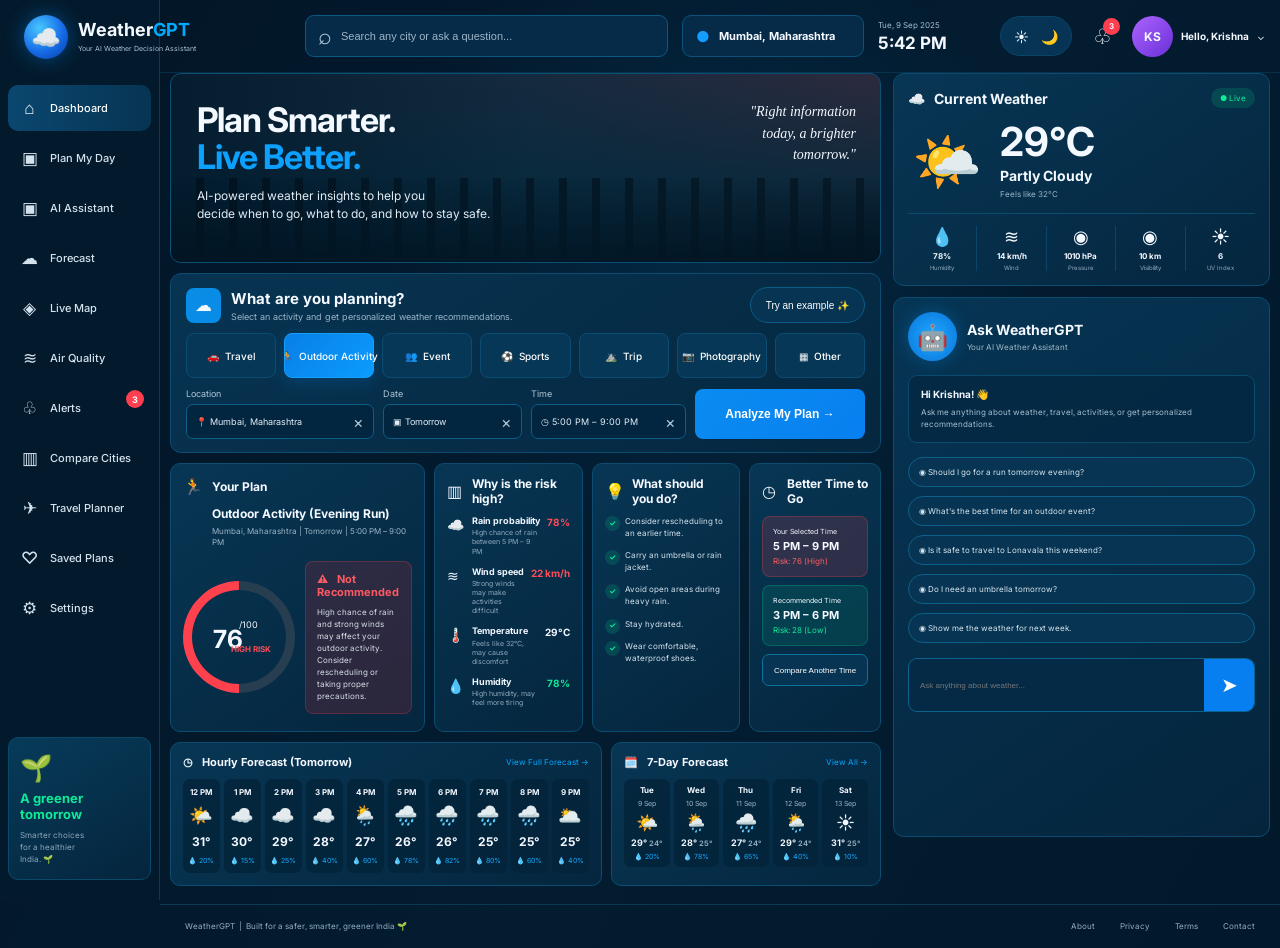
<file: index.html>
<!DOCTYPE html>
<html lang="en">
<head>
    <meta charset="UTF-8">
    <meta name="viewport" content="width=device-width, initial-scale=1.0">
    <title>WeatherGPT Dashboard</title>

    <!-- Google Font -->
    <link rel="preconnect" href="https://fonts.googleapis.com">
    <link rel="preconnect" href="https://fonts.gstatic.com" crossorigin>
    <link href="https://fonts.googleapis.com/css2?family=Inter:wght@400;500;600;700;800&display=swap" rel="stylesheet">

    <link rel="stylesheet" href="style.css">
</head>

<body>

<div class="app">

    <!-- ================= SIDEBAR ================= -->
    <aside class="sidebar">

        <div class="brand">
            <div class="brand-icon">☁️</div>

            <div>
                <h2>Weather<span>GPT</span></h2>
                <p>Your AI Weather Decision Assistant</p>
            </div>
        </div>

        <nav class="menu">

            <a href="#" class="menu-item active">
                <span class="menu-icon">⌂</span>
                <span>Dashboard</span>
            </a>

            <a href="#" class="menu-item">
                <span class="menu-icon">▣</span>
                <span>Plan My Day</span>
            </a>

            <a href="#" class="menu-item">
                <span class="menu-icon">▣</span>
                <span>AI Assistant</span>
            </a>

            <a href="#" class="menu-item">
                <span class="menu-icon">☁</span>
                <span>Forecast</span>
            </a>

            <a href="#" class="menu-item">
                <span class="menu-icon">◈</span>
                <span>Live Map</span>
            </a>

            <a href="#" class="menu-item">
                <span class="menu-icon">≋</span>
                <span>Air Quality</span>
            </a>

            <a href="#" class="menu-item">
                <span class="menu-icon">♧</span>
                <span>Alerts</span>
                <b class="notification">3</b>
            </a>

            <a href="#" class="menu-item">
                <span class="menu-icon">▥</span>
                <span>Compare Cities</span>
            </a>

            <a href="#" class="menu-item">
                <span class="menu-icon">✈</span>
                <span>Travel Planner</span>
            </a>

            <a href="#" class="menu-item">
                <span class="menu-icon">♡</span>
                <span>Saved Plans</span>
            </a>

            <a href="#" class="menu-item">
                <span class="menu-icon">⚙</span>
                <span>Settings</span>
            </a>

        </nav>

        <div class="green-card">
            <div class="plant">🌱</div>
            <h3>A greener<br>tomorrow</h3>
            <p>Smarter choices<br>for a healthier<br>India. 🌱</p>
        </div>

    </aside>


    <!-- ================= MAIN ================= -->
    <main class="main">

        <!-- HEADER -->
        <header class="topbar">

            <div class="search-box">
                <span>⌕</span>
                <input type="text" placeholder="Search any city or ask a question...">
            </div>

            <div class="location">
                <span class="pin">●</span>
                <strong>Mumbai, Maharashtra</strong>
            </div>

            <div class="date-time">
                <small>Tue, 9 Sep 2025</small>
                <strong>5:42 PM</strong>
            </div>

            <div class="theme">
                ☀️ &nbsp; 🌙
            </div>

            <div class="bell">
                ♧
                <b>3</b>
            </div>

            <div class="profile">
                <div class="avatar">KS</div>
                <strong>Hello, Krishna</strong>
                <span>⌄</span>
            </div>

        </header>


        <!-- CONTENT -->
        <section class="dashboard">

            <!-- LEFT CONTENT -->
            <div class="left-content">

                <!-- HERO -->
                <div class="hero">

                    <div class="hero-content">

                        <h1>
                            Plan Smarter.<br>
                            <span>Live Better.</span>
                        </h1>

                        <p>
                            AI-powered weather insights to help you<br>
                            decide when to go, what to do, and how to stay safe.
                        </p>

                    </div>

                    <div class="hero-quote">
                        <i>"Right information</i><br>
                        <i>today, a brighter</i><br>
                        <i>tomorrow."</i>
                    </div>

                </div>


                <!-- PLANNING CARD -->
                <div class="planning-card">

                    <div class="section-heading">
                        <div class="heading-icon">☁</div>

                        <div>
                            <h2>What are you planning?</h2>
                            <p>Select an activity and get personalized weather recommendations.</p>
                        </div>

                        <button class="example-btn">Try an example ✨</button>
                    </div>


                    <div class="activity-list">

                        <div class="activity">
                            🚗
                            <span>Travel</span>
                        </div>

                        <div class="activity selected">
                            🏃
                            <span>Outdoor Activity</span>
                        </div>

                        <div class="activity">
                            👥
                            <span>Event</span>
                        </div>

                        <div class="activity">
                            ⚽
                            <span>Sports</span>
                        </div>

                        <div class="activity">
                            ⛰️
                            <span>Trip</span>
                        </div>

                        <div class="activity">
                            📷
                            <span>Photography</span>
                        </div>

                        <div class="activity">
                            ▦
                            <span>Other</span>
                        </div>

                    </div>


                    <div class="planning-bottom">

                        <div class="field">
                            <label>Location</label>
                            <div class="input-field">
                                📍 Mumbai, Maharashtra
                                <span>×</span>
                            </div>
                        </div>

                        <div class="field">
                            <label>Date</label>
                            <div class="input-field">
                                ▣ Tomorrow
                                <span>×</span>
                            </div>
                        </div>

                        <div class="field">
                            <label>Time</label>
                            <div class="input-field">
                                ◷ 5:00 PM – 9:00 PM
                                <span>×</span>
                            </div>
                        </div>

                        <button class="analyze">
                            Analyze My Plan →
                        </button>

                    </div>

                </div>


                <!-- ANALYSIS CARDS -->
                <div class="analysis-grid">

                    <!-- YOUR PLAN -->
                    <div class="plan-card">

                        <div class="card-title">
                            <span>🏃</span>
                            <h3>Your Plan</h3>
                        </div>

                        <h2>Outdoor Activity (Evening Run)</h2>

                        <p class="muted">
                            Mumbai, Maharashtra | Tomorrow | 5:00 PM – 9:00 PM
                        </p>

                        <div class="risk-area">

                            <div class="risk-circle">
                                <strong>76</strong>
                                <span>/100</span>
                                <small>HIGH RISK</small>
                            </div>

                            <div class="danger-box">
                                <h3>⚠️ &nbsp; Not Recommended</h3>

                                <p>
                                    High chance of rain and strong winds
                                    may affect your outdoor activity.
                                    Consider rescheduling or taking
                                    proper precautions.
                                </p>
                            </div>

                        </div>

                    </div>


                    <!-- WHY RISK -->
                    <div class="risk-card">

                        <div class="card-title">
                            <span>▥</span>
                            <h3>Why is the risk high?</h3>
                        </div>

                        <div class="weather-stat">
                            <span class="stat-icon">☁️</span>
                            <div>
                                <b>Rain probability</b>
                                <small>High chance of rain between 5 PM – 9 PM</small>
                            </div>
                            <strong class="red">78%</strong>
                        </div>

                        <div class="weather-stat">
                            <span class="stat-icon">≋</span>
                            <div>
                                <b>Wind speed</b>
                                <small>Strong winds may make activities difficult</small>
                            </div>
                            <strong class="red">22 km/h</strong>
                        </div>

                        <div class="weather-stat">
                            <span class="stat-icon">🌡️</span>
                            <div>
                                <b>Temperature</b>
                                <small>Feels like 32°C, may cause discomfort</small>
                            </div>
                            <strong>29°C</strong>
                        </div>

                        <div class="weather-stat">
                            <span class="stat-icon">💧</span>
                            <div>
                                <b>Humidity</b>
                                <small>High humidity, may feel more tiring</small>
                            </div>
                            <strong class="green">78%</strong>
                        </div>

                    </div>


                    <!-- WHAT SHOULD YOU DO -->
                    <div class="advice-card">

                        <div class="card-title">
                            <span>💡</span>
                            <h3>What should you do?</h3>
                        </div>

                        <ul>
                            <li>Consider rescheduling to an earlier time.</li>
                            <li>Carry an umbrella or rain jacket.</li>
                            <li>Avoid open areas during heavy rain.</li>
                            <li>Stay hydrated.</li>
                            <li>Wear comfortable, waterproof shoes.</li>
                        </ul>

                    </div>


                    <!-- BETTER TIME -->
                    <div class="better-card">

                        <div class="card-title">
                            <span>◷</span>
                            <h3>Better Time to Go</h3>
                        </div>

                        <div class="time-box bad">
                            <small>Your Selected Time</small>
                            <strong>5 PM – 9 PM</strong>
                            <span>Risk: 76 (High)</span>
                        </div>

                        <div class="time-box good">
                            <small>Recommended Time</small>
                            <strong>3 PM – 6 PM</strong>
                            <span>Risk: 28 (Low)</span>
                        </div>

                        <button class="compare-btn">
                            Compare Another Time
                        </button>

                    </div>

                </div>


                <!-- FORECAST -->
                <div class="forecast-area">

                    <!-- HOURLY -->
                    <div class="hourly-card">

                        <div class="forecast-header">
                            <h3>◷ &nbsp; Hourly Forecast (Tomorrow)</h3>
                            <a href="#">View Full Forecast →</a>
                        </div>

                        <div class="hourly-list">

                            <div class="hour">
                                <b>12 PM</b>
                                <span>🌤️</span>
                                <strong>31°</strong>
                                <small>💧 20%</small>
                            </div>

                            <div class="hour">
                                <b>1 PM</b>
                                <span>☁️</span>
                                <strong>30°</strong>
                                <small>💧 15%</small>
                            </div>

                            <div class="hour">
                                <b>2 PM</b>
                                <span>☁️</span>
                                <strong>29°</strong>
                                <small>💧 25%</small>
                            </div>

                            <div class="hour">
                                <b>3 PM</b>
                                <span>☁️</span>
                                <strong>28°</strong>
                                <small>💧 40%</small>
                            </div>

                            <div class="hour">
                                <b>4 PM</b>
                                <span>🌦️</span>
                                <strong>27°</strong>
                                <small>💧 60%</small>
                            </div>

                            <div class="hour">
                                <b>5 PM</b>
                                <span>🌧️</span>
                                <strong>26°</strong>
                                <small>💧 78%</small>
                            </div>

                            <div class="hour">
                                <b>6 PM</b>
                                <span>🌧️</span>
                                <strong>26°</strong>
                                <small>💧 82%</small>
                            </div>

                            <div class="hour">
                                <b>7 PM</b>
                                <span>🌧️</span>
                                <strong>25°</strong>
                                <small>💧 80%</small>
                            </div>

                            <div class="hour">
                                <b>8 PM</b>
                                <span>🌧️</span>
                                <strong>25°</strong>
                                <small>💧 60%</small>
                            </div>

                            <div class="hour">
                                <b>9 PM</b>
                                <span>🌥️</span>
                                <strong>25°</strong>
                                <small>💧 40%</small>
                            </div>

                        </div>

                    </div>


                    <!-- 7 DAY -->
                    <div class="seven-day">

                        <div class="forecast-header">
                            <h3>🗓️ &nbsp; 7-Day Forecast</h3>
                            <a href="#">View All →</a>
                        </div>

                        <div class="days">

                            <div class="day">
                                <b>Tue</b>
                                <small>9 Sep</small>
                                <span>🌤️</span>
                                <strong>29° <small>24°</small></strong>
                                <em>💧 20%</em>
                            </div>

                            <div class="day">
                                <b>Wed</b>
                                <small>10 Sep</small>
                                <span>🌦️</span>
                                <strong>28° <small>25°</small></strong>
                                <em>💧 78%</em>
                            </div>

                            <div class="day">
                                <b>Thu</b>
                                <small>11 Sep</small>
                                <span>🌧️</span>
                                <strong>27° <small>24°</small></strong>
                                <em>💧 65%</em>
                            </div>

                            <div class="day">
                                <b>Fri</b>
                                <small>12 Sep</small>
                                <span>🌦️</span>
                                <strong>29° <small>24°</small></strong>
                                <em>💧 40%</em>
                            </div>

                            <div class="day">
                                <b>Sat</b>
                                <small>13 Sep</small>
                                <span>☀️</span>
                                <strong>31° <small>25°</small></strong>
                                <em>💧 10%</em>
                            </div>

                        </div>

                    </div>

                </div>

            </div>


            <!-- ================= RIGHT PANEL ================= -->
            <aside class="right-panel">

                <!-- CURRENT WEATHER -->
                <div class="current-weather">

                    <div class="panel-heading">
                        <h2>☁️ &nbsp; Current Weather</h2>
                        <span class="live">● Live</span>
                    </div>

                    <div class="current-main">

                        <div class="weather-icon">🌤️</div>

                        <div>
                            <strong>29°C</strong>
                            <h3>Partly Cloudy</h3>
                            <p>Feels like 32°C</p>
                        </div>

                    </div>

                    <div class="weather-details">

                        <div>
                            <span>💧</span>
                            <b>78%</b>
                            <small>Humidity</small>
                        </div>

                        <div>
                            <span>≋</span>
                            <b>14 km/h</b>
                            <small>Wind</small>
                        </div>

                        <div>
                            <span>◉</span>
                            <b>1010 hPa</b>
                            <small>Pressure</small>
                        </div>

                        <div>
                            <span>◉</span>
                            <b>10 km</b>
                            <small>Visibility</small>
                        </div>

                        <div>
                            <span>☀️</span>
                            <b>6</b>
                            <small>UV Index</small>
                        </div>

                    </div>

                </div>


                <!-- AI CHAT -->
                <div class="chat-panel">

                    <div class="chat-header">

                        <div class="bot-icon">🤖</div>

                        <div>
                            <h2>Ask WeatherGPT</h2>
                            <p>Your AI Weather Assistant</p>
                        </div>

                    </div>

                    <div class="hello">
                        <h3>Hi Krishna! 👋</h3>

                        <p>
                            Ask me anything about weather, travel,
                            activities, or get personalized recommendations.
                        </p>
                    </div>


                    <div class="questions">

                        <div class="question">
                            ◉ Should I go for a run tomorrow evening?
                        </div>

                        <div class="question">
                            ◉ What's the best time for an outdoor event?
                        </div>

                        <div class="question">
                            ◉ Is it safe to travel to Lonavala this weekend?
                        </div>

                        <div class="question">
                            ◉ Do I need an umbrella tomorrow?
                        </div>

                        <div class="question">
                            ◉ Show me the weather for next week.
                        </div>

                    </div>


                    <div class="chat-input">
                        <input type="text" placeholder="Ask anything about weather...">
                        <button>➤</button>
                    </div>

                </div>

            </aside>

        </section>


        <!-- FOOTER -->
        <footer>
            <span>WeatherGPT &nbsp;|&nbsp; Built for a safer, smarter, greener India 🌱</span>

            <div>
                <a href="#">About</a>
                <a href="#">Privacy</a>
                <a href="#">Terms</a>
                <a href="#">Contact</a>
            </div>
        </footer>

    </main>

</div>

</body>
</html>
</file>
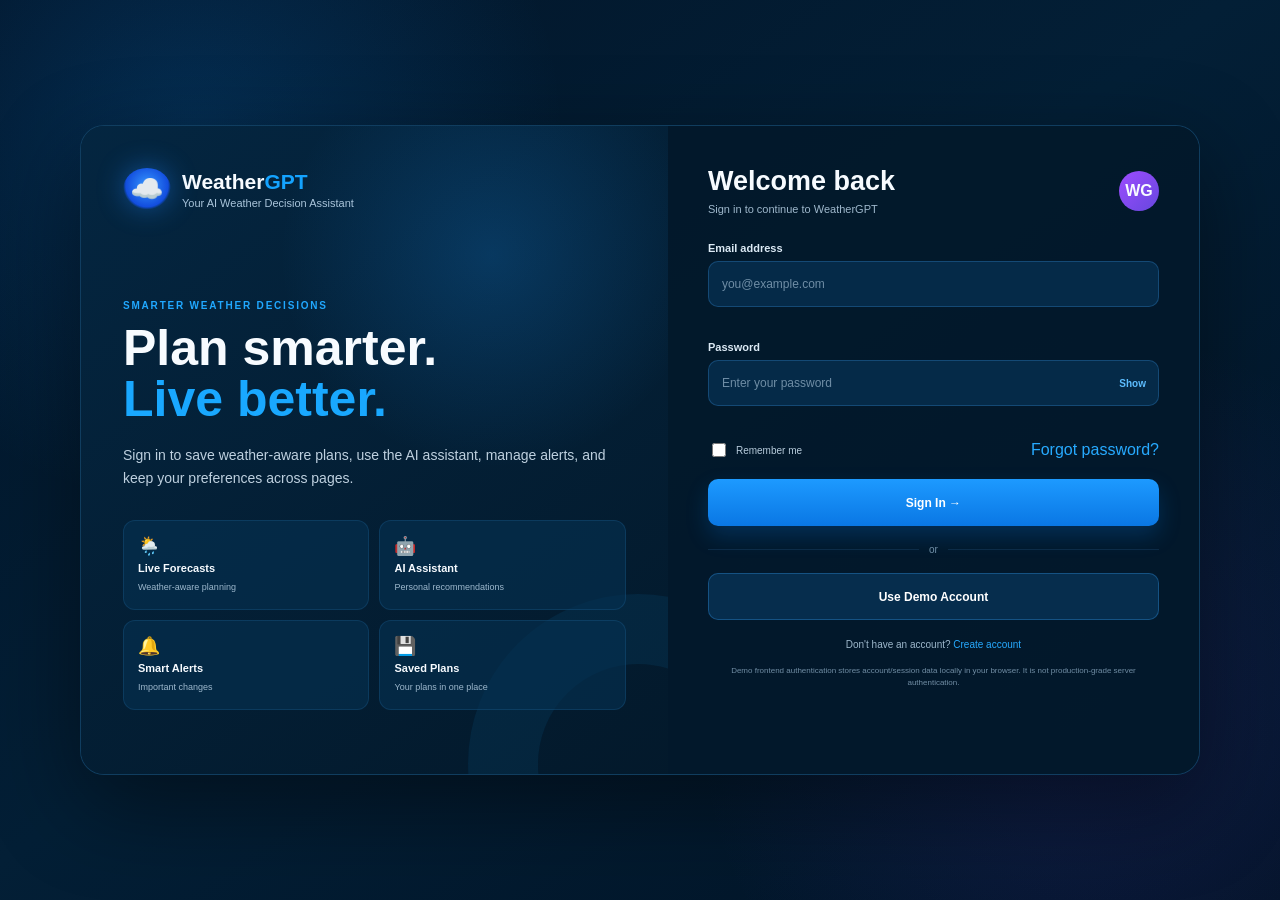
<file: WeatherGPT_Pro_Frontend/index.html>
<!doctype html>
<html lang="en">
<head>
<meta charset="utf-8">
<meta name="viewport" content="width=device-width,initial-scale=1.0">
<meta name="description" content="WeatherGPT responsive weather decision assistant frontend">
<title>Dashboard | WeatherGPT</title>
<link rel="stylesheet" href="style.css">

</head>
<body>
<div class="app">
  <aside class="sidebar">
    <div class="brand-mini">WeatherGPT</div>
    <nav class="nav"><a href="index.html" class="active"><span class="nav-icon">⌂</span><span class="nav-label">Dashboard</span></a><a href="plan.html" class=""><span class="nav-icon">▣</span><span class="nav-label">Plan My Day</span></a><a href="assistant.html" class=""><span class="nav-icon">▧</span><span class="nav-label">AI Assistant</span></a><a href="forecast.html" class=""><span class="nav-icon">☁</span><span class="nav-label">Forecast</span></a><a href="map.html" class=""><span class="nav-icon">◫</span><span class="nav-label">Live Map</span></a><a href="air-quality.html" class=""><span class="nav-icon">♨</span><span class="nav-label">Air Quality</span></a><a href="alerts.html" class=""><span class="nav-icon">♧</span><span class="nav-label">Alerts</span></a><a href="compare.html" class=""><span class="nav-icon">▥</span><span class="nav-label">Compare Cities</span></a><a href="travel.html" class=""><span class="nav-icon">✈</span><span class="nav-label">Travel Planner</span></a><a href="saved.html" class=""><span class="nav-icon">♡</span><span class="nav-label">Saved Plans</span></a><a href="settings.html" class=""><span class="nav-icon">⚙</span><span class="nav-label">Settings</span></a></nav>
    <div class="green-card">
      <div class="leaf">🌱</div>
      <strong>A greener tomorrow</strong>
      <p>Smarter choices for a healthier India. 🌿</p>
    </div>
  </aside>

  <div class="overlay"></div>

  <header class="topbar">
    <button class="mobile-menu-btn" aria-label="Open menu">☰</button>
    <div class="logo">
      <div class="cloud-logo">☁️</div>
      <div class="logo-text">
        <b>Weather<span>GPT</span></b>
        <small>Your AI Weather Decision Assistant</small>
      </div>
    </div>

    <label class="searchbar" aria-label="Search">
      <span>⌕</span>
      <input id="globalSearch" type="search" placeholder="Search any city or ask a question...">
    </label>

    <div class="location-chip">📍 Mumbai, Maharashtra</div>
    <div class="top-spacer"></div>

    <div class="clock">
      <small id="currentDate">Loading date...</small>
      <strong id="currentTime">--:--</strong>
    </div>

    <div class="theme-toggle time-toggle" aria-label="Theme switch">
      <button data-theme="dark" class="active">☀️</button>
      <button data-theme="light">🌙</button>
    </div>

    <button class="icon-btn" aria-label="Notifications">♧<b class="badge">3</b></button>
    <div class="user account-menu"><button class="avatar account-avatar" type="button" aria-label="Account menu"><span data-user-initials>KS</span></button><button class="account-name" type="button"><span class="account-label">Hello, <span data-user-name>Krishna</span>⌄</span></button><button class="account-logout" data-logout type="button">Logout</button></div>
  </header>

  <main class="main">
    <div class="page-shell">
      
<section class="hero">
  <div class="hero-inner">
    <h1>Plan Smarter.<br><span>Live Better.</span></h1>
    <p>AI-powered weather insights to help you decide when to go, what to do, and how to stay safe.</p>
    <div class="quote">“Right information<br>today, a brighter<br>tomorrow.”</div>
  </div>
</section>

<div class="layout">
  <div class="leftcol">

    <section class="card planner">
      <div class="section-title"><span class="section-icon">🗓️</span>What are you planning?</div>
      <div class="sub">Select an activity and get personalized weather recommendations.</div>
      <button id="tryExample" class="try-btn">Try an example ✨</button>

      <div class="activity-row">
        <button class="activity" data-activity="Travel">🚗 <span>Travel</span></button>
        <button class="activity active" data-activity="Outdoor Activity">🏃 <span>Outdoor Activity</span></button>
        <button class="activity" data-activity="Event">👥 <span>Event</span></button>
        <button class="activity" data-activity="Sports">⚽ <span>Sports</span></button>
        <button class="activity" data-activity="Trip">⛰️ <span>Trip</span></button>
        <button class="activity" data-activity="Photography">📷 <span>Photography</span></button>
        <button class="activity" data-activity="Other">▦ <span>Other</span></button>
      </div>

      <div class="form-row">
        <div class="field">
          <label>Location</label>
          <input class="form-control" id="planLocation" value="Mumbai, Maharashtra" aria-label="Location">
        </div>
        <div class="field">
          <label>Date</label>
          <input class="form-control" id="planDate" value="Tomorrow" aria-label="Date">
        </div>
        <div class="field">
          <label>Time</label>
          <input class="form-control" id="planTime" value="5:00 PM – 9:00 PM" aria-label="Time">
        </div>
        <button id="analyzePlan" class="primary-btn">Analyze My Plan →</button>
      </div>
      <div id="planResultCard" class="ai-bubble hidden">
        <strong>Analysis result</strong><br>
        <span id="planResult"></span>
        <br><button id="savePlan" class="secondary-btn" style="width:auto;padding:0 13px">♡ Save This Plan</button>
      </div>
      <div id="activityDisplay" class="hidden">Outdoor Activity</div>
    </section>

    <div class="grid4">
      <section class="card plan-card">
        <div class="section-title">🗓️ Your Plan</div>
        <div class="score-line">🏃 <strong id="selectedActivityLabel">Outdoor Activity</strong> (Evening Run)</div>
        <div class="sub">Mumbai, Maharashtra | Tomorrow | 5:00 PM – 9:00 PM</div>
        <div class="scorebox" style="margin-top:11px">
          <div class="gauge">
            <div class="gauge-content"><b>76</b><small>HIGH RISK</small></div>
          </div>
          <div class="danger-box">
            <strong>⚠ Not Recommended</strong>
            <p>High chance of rain and strong winds may affect your outdoor activity. Consider rescheduling or taking proper precautions.</p>
          </div>
        </div>
      </section>

      <section class="card reason-card">
        <div class="section-title">▥ Why is the risk high?</div>
        <div class="reason"><div class="reason-icon">🌧️</div><div><strong>Rain probability <em style="color:#ff4e63">78%</em></strong><span>High chance of rain between 5 PM – 9 PM</span></div></div>
        <div class="reason"><div class="reason-icon">🌬️</div><div><strong>Wind speed <em style="color:#ff4e63">22 km/h</em></strong><span>Strong winds may make activities difficult</span></div></div>
        <div class="reason"><div class="reason-icon">🌡️</div><div><strong>Temperature <em>29°C</em></strong><span>Feels like 32°C, may cause discomfort</span></div></div>
        <div class="reason"><div class="reason-icon">💧</div><div><strong>Humidity <em style="color:#19e6aa">78%</em></strong><span>High humidity, may feel more tiring</span></div></div>
      </section>

      <section class="card actions-card">
        <div class="section-title">💡 What should you do?</div>
        <div class="action"><span class="ok">✔</span><span>Consider rescheduling to an earlier time.</span></div>
        <div class="action"><span class="ok">✔</span><span>Carry an umbrella or rain jacket.</span></div>
        <div class="action"><span style="color:#ffdc40">!</span><span>Avoid open areas during heavy rain.</span></div>
        <div class="action"><span class="ok">✔</span><span>Stay hydrated.</span></div>
        <div class="action"><span class="ok">✔</span><span>Wear comfortable, waterproof shoes.</span></div>
      </section>

      <section class="card times-card">
        <div class="section-title">◷ Better Time to Go</div>
        <div class="time-item">
          <div class="time-tag">☂ Your Selected Time</div>
          <div class="time-line"><strong>5 PM – 9 PM</strong><span class="risk">Risk: 76 (High)</span></div>
        </div>
        <div class="time-item good">
          <div class="time-tag">🌤 Recommended Time</div>
          <div class="time-line"><strong>3 PM – 6 PM</strong><span class="risk">Risk: 28 (Low)</span></div>
        </div>
        <button class="secondary-btn">Compare Another Time</button>
      </section>
    </div>

    <div class="forecast-grid">
      <section class="card forecast-card">
        <div class="forecast-head">
          <div class="section-title">◷ Hourly Forecast (Tomorrow)</div>
          <a href="forecast.html">View Full Forecast →</a>
        </div>
        <div class="hourly">
          <div class="hour"><small>12 PM</small><div class="weather-icon">🌤️</div><div class="temp">31°</div><div class="rain">💧 20%</div></div>
          <div class="hour"><small>1 PM</small><div class="weather-icon">☁️</div><div class="temp">30°</div><div class="rain">💧 15%</div></div>
          <div class="hour"><small>2 PM</small><div class="weather-icon">☁️</div><div class="temp">29°</div><div class="rain">💧 25%</div></div>
          <div class="hour"><small>3 PM</small><div class="weather-icon">🌥️</div><div class="temp">28°</div><div class="rain">💧 40%</div></div>
          <div class="hour"><small>4 PM</small><div class="weather-icon">🌦️</div><div class="temp">27°</div><div class="rain">💧 60%</div></div>
          <div class="hour"><small>5 PM</small><div class="weather-icon">🌧️</div><div class="temp">26°</div><div class="rain">💧 78%</div></div>
          <div class="hour"><small>6 PM</small><div class="weather-icon">🌧️</div><div class="temp">26°</div><div class="rain">💧 82%</div></div>
          <div class="hour"><small>7 PM</small><div class="weather-icon">🌧️</div><div class="temp">25°</div><div class="rain">💧 80%</div></div>
        </div>
      </section>

      <section class="card forecast-card">
        <div class="forecast-head">
          <div class="section-title">🗓️ 7-Day Forecast</div>
          <a href="forecast.html">View All →</a>
        </div>
        <div class="days">
          <div class="day"><b>Tue<br>9 Sep</b><div class="weather-icon">🌤️</div><div class="hl">29° <span class="low">24°</span></div><div class="rain">💧20%</div></div>
          <div class="day"><b>Wed<br>10 Sep</b><div class="weather-icon">🌦️</div><div class="hl">28° <span class="low">25°</span></div><div class="rain">💧78%</div></div>
          <div class="day"><b>Thu<br>11 Sep</b><div class="weather-icon">🌧️</div><div class="hl">27° <span class="low">24°</span></div><div class="rain">💧65%</div></div>
          <div class="day"><b>Fri<br>12 Sep</b><div class="weather-icon">🌤️</div><div class="hl">29° <span class="low">24°</span></div><div class="rain">💧40%</div></div>
          <div class="day"><b>Sat<br>13 Sep</b><div class="weather-icon">☀️</div><div class="hl">31° <span class="low">25°</span></div><div class="rain">💧10%</div></div>
        </div>
      </section>
    </div>
  </div>

  <aside class="rightcol">
    <section class="card weather-card">
      <div class="card-head">👥 Current Weather <span class="live">● Live</span></div>
      <div class="now">
        <div class="suncloud">🌤️</div>
        <div>
          <div class="now-temp">29°C<small>Partly Cloudy</small></div>
          <div class="feels">Feels like 32°C</div>
        </div>
      </div>
      <div class="metrics">
        <div class="metric"><i>💧</i><b>78%</b><span>Humidity</span></div>
        <div class="metric"><i>🌬️</i><b>14 km/h</b><span>Wind</span></div>
        <div class="metric"><i>⏱️</i><b>1010 hPa</b><span>Pressure</span></div>
        <div class="metric"><i>◉</i><b>10 km</b><span>Visibility</span></div>
        <div class="metric"><i>☀️</i><b>6</b><span>UV Index</span></div>
      </div>
    </section>

    <section class="card ai-card">
      <div class="section-title">🤖 Ask WeatherGPT</div>
      <div class="sub">Your AI Weather Assistant</div>
      <div id="chatMessages">
        <div class="ai-bubble">Hi Krishna! 👋<br><br>Ask me anything about weather, travel, activities, or get personalized recommendations.</div>
      </div>
      <div class="chips">
        <button class="chip">⌾ Should I go for a run tomorrow evening?</button>
        <button class="chip">⌾ What's the best time for an outdoor event?</button>
        <button class="chip">⌾ Is it safe to travel to Lonavala this weekend?</button>
        <button class="chip">⌾ Do I need an umbrella tomorrow?</button>
        <button class="chip">⌾ Show me the weather for next week.</button>
      </div>
      <div class="ask"><input id="aiInput" placeholder="Ask anything about weather..."><button id="aiSend">➤</button></div>
    </section>
  </aside>
</div>

      
    <footer class="footer">
      <span>WeatherGPT &nbsp;|&nbsp; Built for a safer, smarter, greener India 🌱</span>
      <span><a href="index.html">About</a><a href="settings.html">Privacy</a><a href="settings.html">Terms</a><a href="assistant.html">Contact</a></span>
    </footer>
    </div>
  </main>
</div>
<div id="toast" class="toast" aria-live="polite"></div>
<script src="app.js"></script>
</body>
</html>
</file>
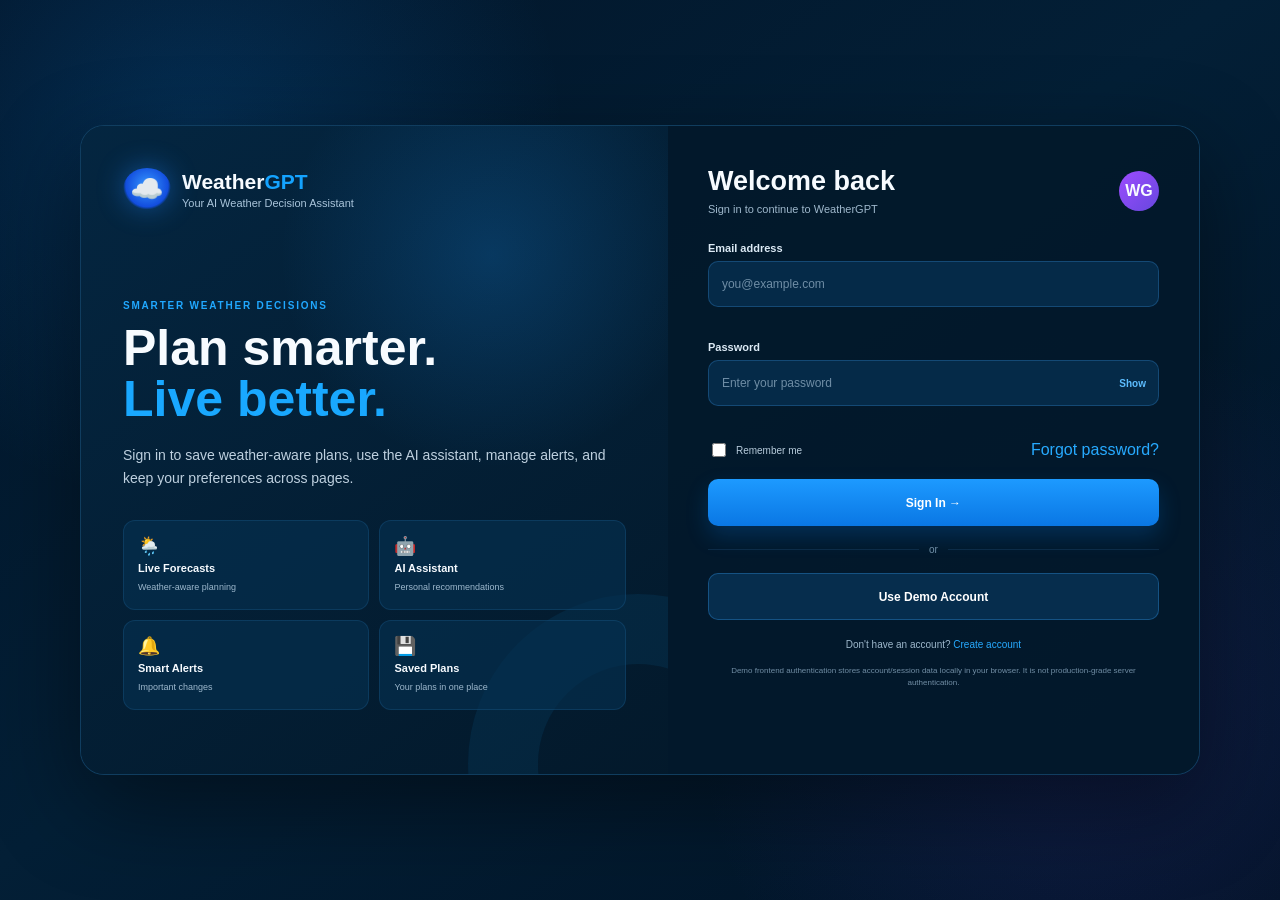
<file: WeatherGPT_Pro_Frontend/air-quality.html>
<!doctype html>
<html lang="en">
<head>
<meta charset="utf-8">
<meta name="viewport" content="width=device-width,initial-scale=1.0">
<meta name="description" content="WeatherGPT responsive weather decision assistant frontend">
<title>Air Quality | WeatherGPT</title>
<link rel="stylesheet" href="style.css">

</head>
<body>
<div class="app">
  <aside class="sidebar">
    <div class="brand-mini">WeatherGPT</div>
    <nav class="nav"><a href="index.html" class=""><span class="nav-icon">⌂</span><span class="nav-label">Dashboard</span></a><a href="plan.html" class=""><span class="nav-icon">▣</span><span class="nav-label">Plan My Day</span></a><a href="assistant.html" class=""><span class="nav-icon">▧</span><span class="nav-label">AI Assistant</span></a><a href="forecast.html" class=""><span class="nav-icon">☁</span><span class="nav-label">Forecast</span></a><a href="map.html" class=""><span class="nav-icon">◫</span><span class="nav-label">Live Map</span></a><a href="air-quality.html" class="active"><span class="nav-icon">♨</span><span class="nav-label">Air Quality</span></a><a href="alerts.html" class=""><span class="nav-icon">♧</span><span class="nav-label">Alerts</span></a><a href="compare.html" class=""><span class="nav-icon">▥</span><span class="nav-label">Compare Cities</span></a><a href="travel.html" class=""><span class="nav-icon">✈</span><span class="nav-label">Travel Planner</span></a><a href="saved.html" class=""><span class="nav-icon">♡</span><span class="nav-label">Saved Plans</span></a><a href="settings.html" class=""><span class="nav-icon">⚙</span><span class="nav-label">Settings</span></a></nav>
    <div class="green-card">
      <div class="leaf">🌱</div>
      <strong>A greener tomorrow</strong>
      <p>Smarter choices for a healthier India. 🌿</p>
    </div>
  </aside>

  <div class="overlay"></div>

  <header class="topbar">
    <button class="mobile-menu-btn" aria-label="Open menu">☰</button>
    <div class="logo">
      <div class="cloud-logo">☁️</div>
      <div class="logo-text">
        <b>Weather<span>GPT</span></b>
        <small>Your AI Weather Decision Assistant</small>
      </div>
    </div>

    <label class="searchbar" aria-label="Search">
      <span>⌕</span>
      <input id="globalSearch" type="search" placeholder="Search any city or ask a question...">
    </label>

    <div class="location-chip">📍 Mumbai, Maharashtra</div>
    <div class="top-spacer"></div>

    <div class="clock">
      <small id="currentDate">Loading date...</small>
      <strong id="currentTime">--:--</strong>
    </div>

    <div class="theme-toggle time-toggle" aria-label="Theme switch">
      <button data-theme="dark" class="active">☀️</button>
      <button data-theme="light">🌙</button>
    </div>

    <button class="icon-btn" aria-label="Notifications">♧<b class="badge">3</b></button>
    <div class="user account-menu"><button class="avatar account-avatar" type="button" aria-label="Account menu"><span data-user-initials>KS</span></button><button class="account-name" type="button"><span class="account-label">Hello, <span data-user-name>Krishna</span>⌄</span></button><button class="account-logout" data-logout type="button">Logout</button></div>
  </header>

  <main class="main">
    <div class="page-shell">
      
<div class="page-title"><h1>Air Quality</h1><p>Air conditions around Mumbai, Maharashtra.</p></div>
<div class="content-grid">
<section class="card stat-card"><h3>Overall AQI</h3><div class="stat-value">84</div><p><span class="pill yellow">Moderate</span></p></section>
<section class="card stat-card"><h3>Main pollutant</h3><div class="stat-value">PM₂.₅</div><p style="color:var(--muted)">Monitor exposure during longer outdoor activities.</p></section>
<section class="card stat-card wide"><h3>Pollutant details</h3><div class="table-wrap"><table class="table"><tr><th>Pollutant</th><th>Level</th><th>Status</th></tr><tr><td>PM₂.₅</td><td>38 µg/m³</td><td><span class="pill yellow">Moderate</span></td></tr><tr><td>PM₁₀</td><td>61 µg/m³</td><td><span class="pill yellow">Moderate</span></td></tr><tr><td>NO₂</td><td>19 ppb</td><td><span class="pill">Good</span></td></tr></table></div></section>
</div>

      
    <footer class="footer">
      <span>WeatherGPT &nbsp;|&nbsp; Built for a safer, smarter, greener India 🌱</span>
      <span><a href="index.html">About</a><a href="settings.html">Privacy</a><a href="settings.html">Terms</a><a href="assistant.html">Contact</a></span>
    </footer>
    </div>
  </main>
</div>
<div id="toast" class="toast" aria-live="polite"></div>
<script src="app.js"></script>
</body>
</html>
</file>
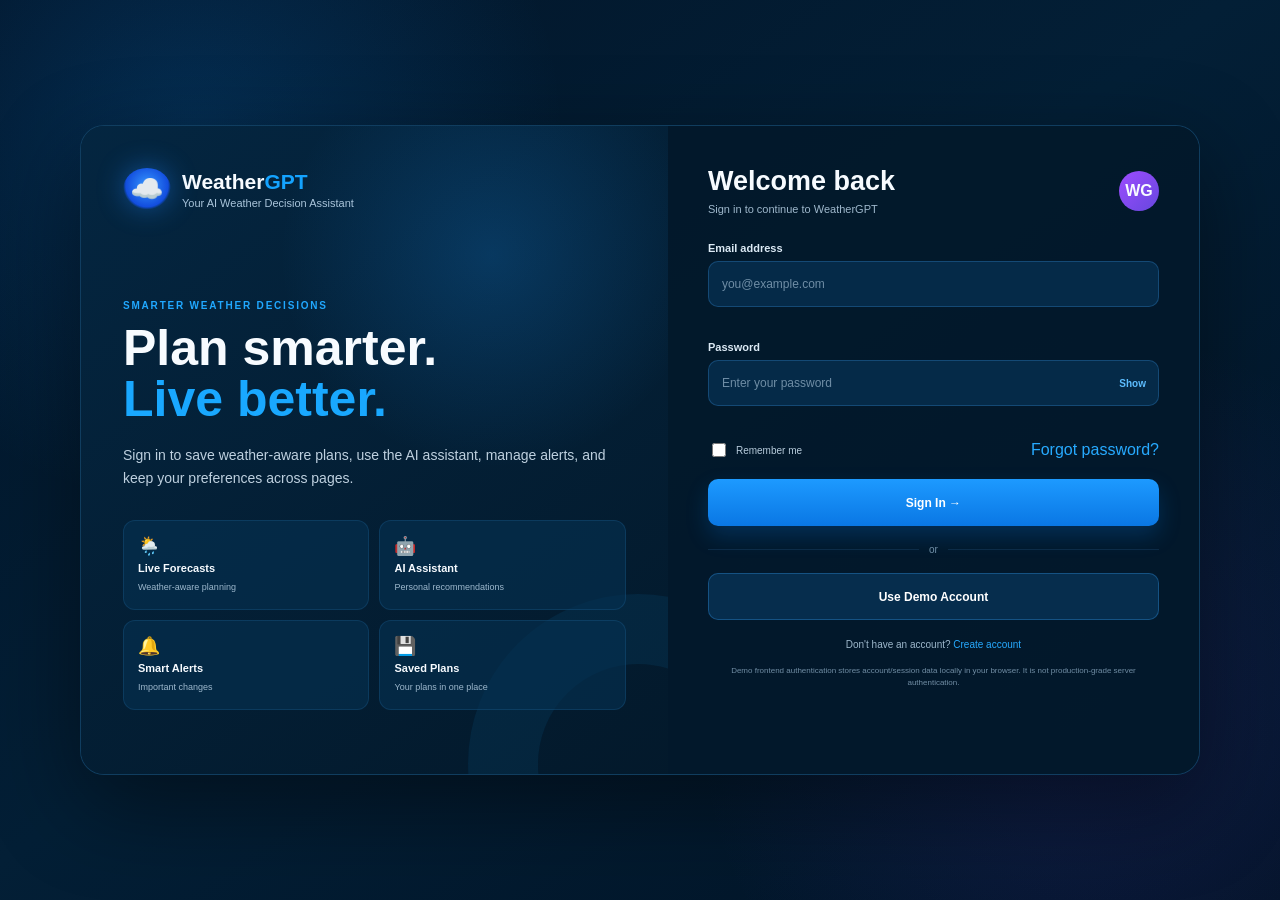
<file: WeatherGPT_Pro_Frontend/alerts.html>
<!doctype html>
<html lang="en">
<head>
<meta charset="utf-8">
<meta name="viewport" content="width=device-width,initial-scale=1.0">
<meta name="description" content="WeatherGPT responsive weather decision assistant frontend">
<title>Alerts | WeatherGPT</title>
<link rel="stylesheet" href="style.css">

</head>
<body>
<div class="app">
  <aside class="sidebar">
    <div class="brand-mini">WeatherGPT</div>
    <nav class="nav"><a href="index.html" class=""><span class="nav-icon">⌂</span><span class="nav-label">Dashboard</span></a><a href="plan.html" class=""><span class="nav-icon">▣</span><span class="nav-label">Plan My Day</span></a><a href="assistant.html" class=""><span class="nav-icon">▧</span><span class="nav-label">AI Assistant</span></a><a href="forecast.html" class=""><span class="nav-icon">☁</span><span class="nav-label">Forecast</span></a><a href="map.html" class=""><span class="nav-icon">◫</span><span class="nav-label">Live Map</span></a><a href="air-quality.html" class=""><span class="nav-icon">♨</span><span class="nav-label">Air Quality</span></a><a href="alerts.html" class="active"><span class="nav-icon">♧</span><span class="nav-label">Alerts</span></a><a href="compare.html" class=""><span class="nav-icon">▥</span><span class="nav-label">Compare Cities</span></a><a href="travel.html" class=""><span class="nav-icon">✈</span><span class="nav-label">Travel Planner</span></a><a href="saved.html" class=""><span class="nav-icon">♡</span><span class="nav-label">Saved Plans</span></a><a href="settings.html" class=""><span class="nav-icon">⚙</span><span class="nav-label">Settings</span></a></nav>
    <div class="green-card">
      <div class="leaf">🌱</div>
      <strong>A greener tomorrow</strong>
      <p>Smarter choices for a healthier India. 🌿</p>
    </div>
  </aside>

  <div class="overlay"></div>

  <header class="topbar">
    <button class="mobile-menu-btn" aria-label="Open menu">☰</button>
    <div class="logo">
      <div class="cloud-logo">☁️</div>
      <div class="logo-text">
        <b>Weather<span>GPT</span></b>
        <small>Your AI Weather Decision Assistant</small>
      </div>
    </div>

    <label class="searchbar" aria-label="Search">
      <span>⌕</span>
      <input id="globalSearch" type="search" placeholder="Search any city or ask a question...">
    </label>

    <div class="location-chip">📍 Mumbai, Maharashtra</div>
    <div class="top-spacer"></div>

    <div class="clock">
      <small id="currentDate">Loading date...</small>
      <strong id="currentTime">--:--</strong>
    </div>

    <div class="theme-toggle time-toggle" aria-label="Theme switch">
      <button data-theme="dark" class="active">☀️</button>
      <button data-theme="light">🌙</button>
    </div>

    <button class="icon-btn" aria-label="Notifications">♧<b class="badge">3</b></button>
    <div class="user account-menu"><button class="avatar account-avatar" type="button" aria-label="Account menu"><span data-user-initials>KS</span></button><button class="account-name" type="button"><span class="account-label">Hello, <span data-user-name>Krishna</span>⌄</span></button><button class="account-logout" data-logout type="button">Logout</button></div>
  </header>

  <main class="main">
    <div class="page-shell">
      
<div class="page-title"><h1>Weather Alerts</h1><p>Important weather changes that may affect your plans.</p></div>
<div class="content-grid">
<section class="card stat-card wide">
  <div class="section-title">🔔 Active alerts <span class="badge" style="position:static">3</span></div>
  <div class="mini-list">
    <div class="mini-row"><span>Heavy rain • Mumbai</span><span class="pill red">High</span></div>
    <div class="mini-row"><span>Strong winds • Coastal areas</span><span class="pill red">High</span></div>
    <div class="mini-row"><span>High humidity</span><span class="pill yellow">Moderate</span></div>
  </div>
</section>
<section class="card stat-card"><h3>Notification settings</h3><div class="setting"><div><b>Rain alerts</b><p>Notify before high rain probability</p></div><div class="switch" data-setting="rain"></div></div><div class="setting"><div><b>Travel alerts</b><p>Route-relevant weather changes</p></div><div class="switch" data-setting="travel"></div></div></section>
<section class="card stat-card"><h3>Alert history</h3><div class="mini-list"><div class="mini-row"><span>Wind advisory</span><span>Today</span></div><div class="mini-row"><span>Rain advisory</span><span>Yesterday</span></div></div></section>
</div>

      
    <footer class="footer">
      <span>WeatherGPT &nbsp;|&nbsp; Built for a safer, smarter, greener India 🌱</span>
      <span><a href="index.html">About</a><a href="settings.html">Privacy</a><a href="settings.html">Terms</a><a href="assistant.html">Contact</a></span>
    </footer>
    </div>
  </main>
</div>
<div id="toast" class="toast" aria-live="polite"></div>
<script src="app.js"></script>
</body>
</html>
</file>
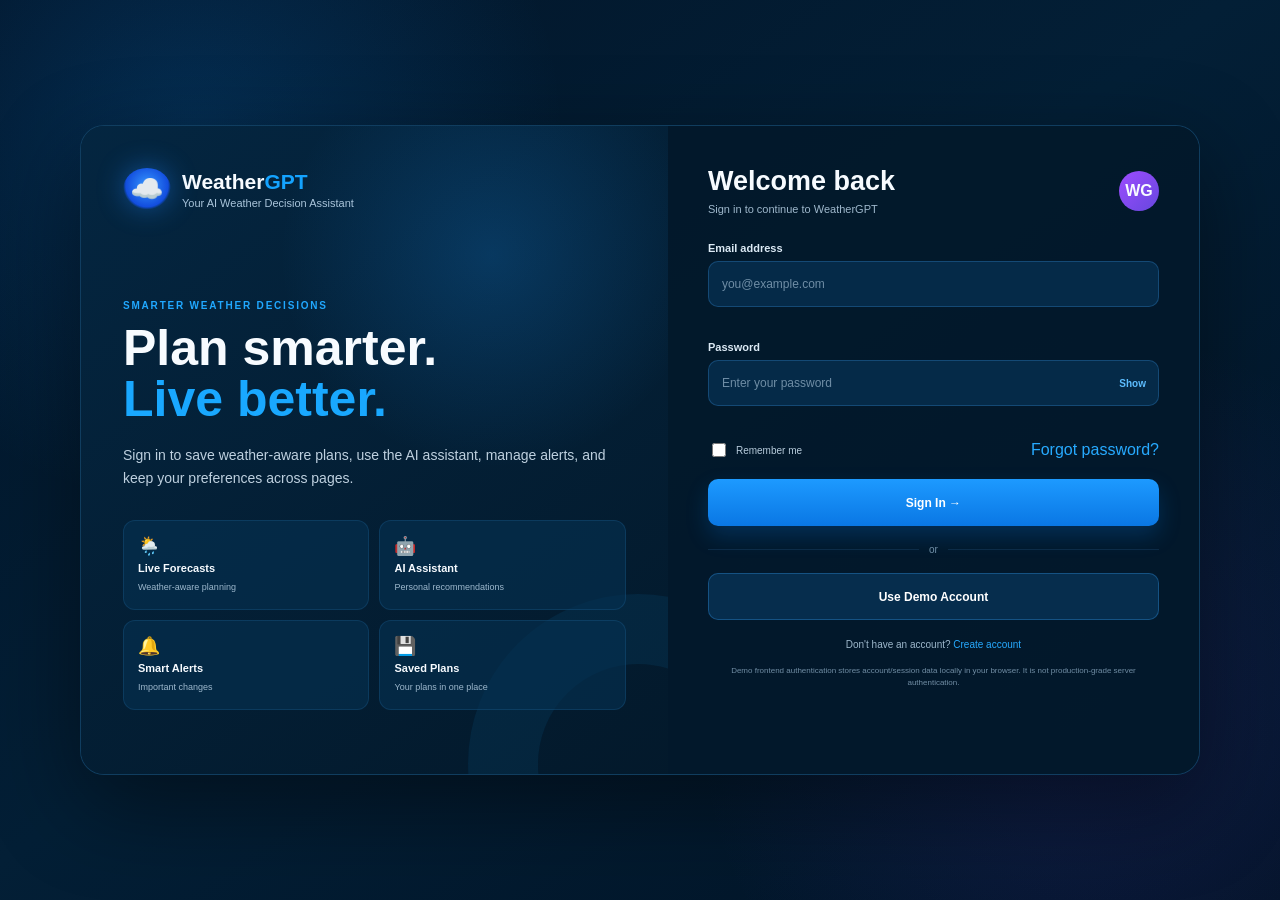
<file: WeatherGPT_Pro_Frontend/assistant.html>
<!doctype html>
<html lang="en">
<head>
<meta charset="utf-8">
<meta name="viewport" content="width=device-width,initial-scale=1.0">
<meta name="description" content="WeatherGPT responsive weather decision assistant frontend">
<title>AI Assistant | WeatherGPT</title>
<link rel="stylesheet" href="style.css">

</head>
<body>
<div class="app">
  <aside class="sidebar">
    <div class="brand-mini">WeatherGPT</div>
    <nav class="nav"><a href="index.html" class=""><span class="nav-icon">⌂</span><span class="nav-label">Dashboard</span></a><a href="plan.html" class=""><span class="nav-icon">▣</span><span class="nav-label">Plan My Day</span></a><a href="assistant.html" class="active"><span class="nav-icon">▧</span><span class="nav-label">AI Assistant</span></a><a href="forecast.html" class=""><span class="nav-icon">☁</span><span class="nav-label">Forecast</span></a><a href="map.html" class=""><span class="nav-icon">◫</span><span class="nav-label">Live Map</span></a><a href="air-quality.html" class=""><span class="nav-icon">♨</span><span class="nav-label">Air Quality</span></a><a href="alerts.html" class=""><span class="nav-icon">♧</span><span class="nav-label">Alerts</span></a><a href="compare.html" class=""><span class="nav-icon">▥</span><span class="nav-label">Compare Cities</span></a><a href="travel.html" class=""><span class="nav-icon">✈</span><span class="nav-label">Travel Planner</span></a><a href="saved.html" class=""><span class="nav-icon">♡</span><span class="nav-label">Saved Plans</span></a><a href="settings.html" class=""><span class="nav-icon">⚙</span><span class="nav-label">Settings</span></a></nav>
    <div class="green-card">
      <div class="leaf">🌱</div>
      <strong>A greener tomorrow</strong>
      <p>Smarter choices for a healthier India. 🌿</p>
    </div>
  </aside>

  <div class="overlay"></div>

  <header class="topbar">
    <button class="mobile-menu-btn" aria-label="Open menu">☰</button>
    <div class="logo">
      <div class="cloud-logo">☁️</div>
      <div class="logo-text">
        <b>Weather<span>GPT</span></b>
        <small>Your AI Weather Decision Assistant</small>
      </div>
    </div>

    <label class="searchbar" aria-label="Search">
      <span>⌕</span>
      <input id="globalSearch" type="search" placeholder="Search any city or ask a question...">
    </label>

    <div class="location-chip">📍 Mumbai, Maharashtra</div>
    <div class="top-spacer"></div>

    <div class="clock">
      <small id="currentDate">Loading date...</small>
      <strong id="currentTime">--:--</strong>
    </div>

    <div class="theme-toggle time-toggle" aria-label="Theme switch">
      <button data-theme="dark" class="active">☀️</button>
      <button data-theme="light">🌙</button>
    </div>

    <button class="icon-btn" aria-label="Notifications">♧<b class="badge">3</b></button>
    <div class="user account-menu"><button class="avatar account-avatar" type="button" aria-label="Account menu"><span data-user-initials>KS</span></button><button class="account-name" type="button"><span class="account-label">Hello, <span data-user-name>Krishna</span>⌄</span></button><button class="account-logout" data-logout type="button">Logout</button></div>
  </header>

  <main class="main">
    <div class="page-shell">
      
<div class="page-title"><h1>AI Weather Assistant</h1><p>Ask WeatherGPT for practical, personalized weather decisions.</p></div>
<div class="content-grid">
<section class="card stat-card wide">
  <div class="section-title">🤖 WeatherGPT</div>
  <div id="chatMessages"><div class="ai-bubble">Hi Krishna! 👋 Tell me your activity, place, date, and preferred time. I’ll turn forecast data into a simple recommendation.</div></div>
  <div class="ask"><input id="aiInput" placeholder="Ask anything about weather, travel, or activities..."><button id="aiSend">➤</button></div>
</section>
<section class="card stat-card">
  <h3>Suggested questions</h3>
  <div class="chips">
    <button class="chip">Best time for an outdoor event?</button>
    <button class="chip">Will it rain tomorrow evening?</button>
    <button class="chip">What should I carry for a trip?</button>
  </div>
</section>
<section class="card stat-card">
  <h3>Recent answers</h3>
  <div class="mini-list"><div class="mini-row"><span>Run tomorrow</span><span class="pill red">Reschedule</span></div><div class="mini-row"><span>Weekend trip</span><span class="pill">Good after 3 PM</span></div></div>
</section>
</div>

      
    <footer class="footer">
      <span>WeatherGPT &nbsp;|&nbsp; Built for a safer, smarter, greener India 🌱</span>
      <span><a href="index.html">About</a><a href="settings.html">Privacy</a><a href="settings.html">Terms</a><a href="assistant.html">Contact</a></span>
    </footer>
    </div>
  </main>
</div>
<div id="toast" class="toast" aria-live="polite"></div>
<script src="app.js"></script>
</body>
</html>
</file>
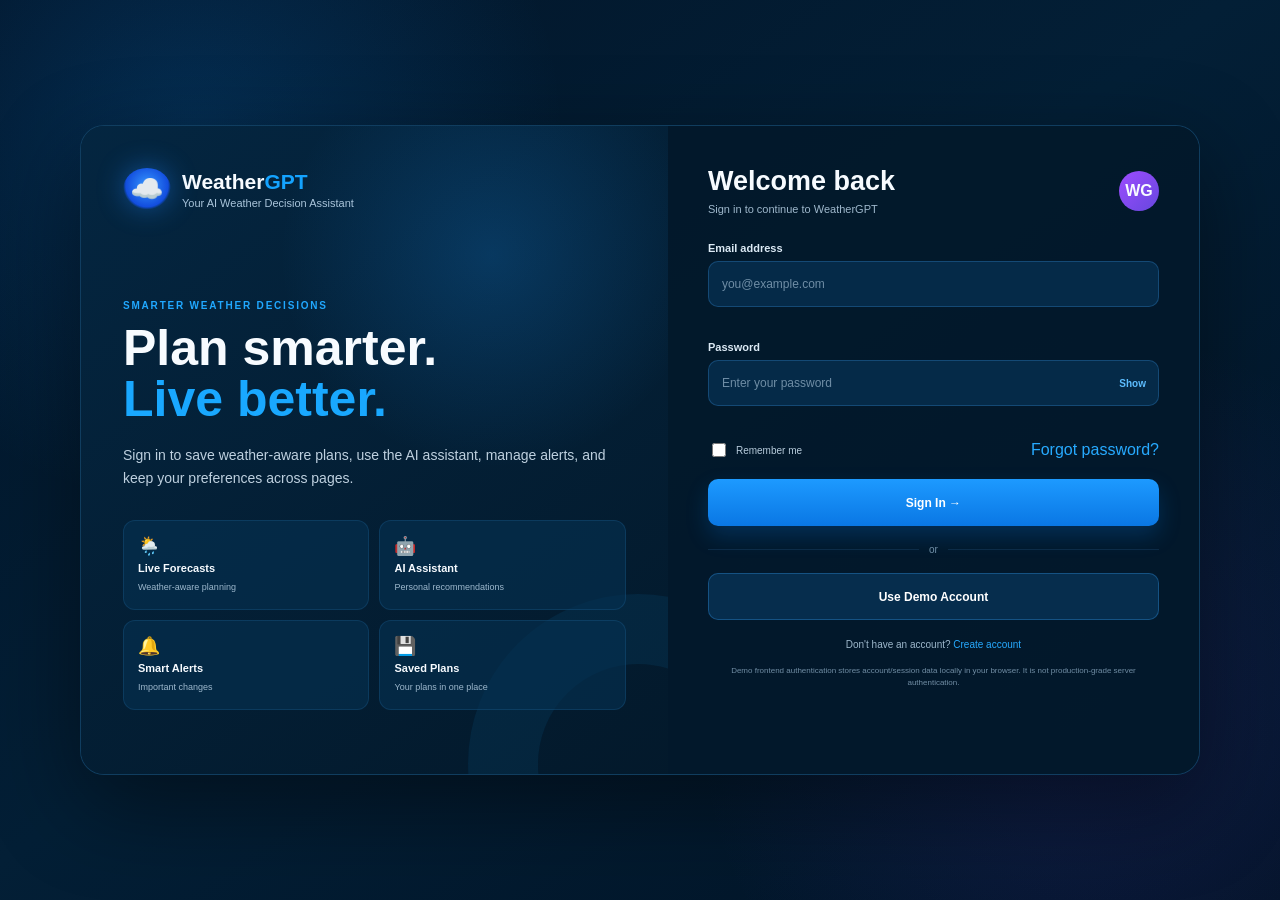
<file: WeatherGPT_Pro_Frontend/compare.html>
<!doctype html>
<html lang="en">
<head>
<meta charset="utf-8">
<meta name="viewport" content="width=device-width,initial-scale=1.0">
<meta name="description" content="WeatherGPT responsive weather decision assistant frontend">
<title>Compare Cities | WeatherGPT</title>
<link rel="stylesheet" href="style.css">

</head>
<body>
<div class="app">
  <aside class="sidebar">
    <div class="brand-mini">WeatherGPT</div>
    <nav class="nav"><a href="index.html" class=""><span class="nav-icon">⌂</span><span class="nav-label">Dashboard</span></a><a href="plan.html" class=""><span class="nav-icon">▣</span><span class="nav-label">Plan My Day</span></a><a href="assistant.html" class=""><span class="nav-icon">▧</span><span class="nav-label">AI Assistant</span></a><a href="forecast.html" class=""><span class="nav-icon">☁</span><span class="nav-label">Forecast</span></a><a href="map.html" class=""><span class="nav-icon">◫</span><span class="nav-label">Live Map</span></a><a href="air-quality.html" class=""><span class="nav-icon">♨</span><span class="nav-label">Air Quality</span></a><a href="alerts.html" class=""><span class="nav-icon">♧</span><span class="nav-label">Alerts</span></a><a href="compare.html" class="active"><span class="nav-icon">▥</span><span class="nav-label">Compare Cities</span></a><a href="travel.html" class=""><span class="nav-icon">✈</span><span class="nav-label">Travel Planner</span></a><a href="saved.html" class=""><span class="nav-icon">♡</span><span class="nav-label">Saved Plans</span></a><a href="settings.html" class=""><span class="nav-icon">⚙</span><span class="nav-label">Settings</span></a></nav>
    <div class="green-card">
      <div class="leaf">🌱</div>
      <strong>A greener tomorrow</strong>
      <p>Smarter choices for a healthier India. 🌿</p>
    </div>
  </aside>

  <div class="overlay"></div>

  <header class="topbar">
    <button class="mobile-menu-btn" aria-label="Open menu">☰</button>
    <div class="logo">
      <div class="cloud-logo">☁️</div>
      <div class="logo-text">
        <b>Weather<span>GPT</span></b>
        <small>Your AI Weather Decision Assistant</small>
      </div>
    </div>

    <label class="searchbar" aria-label="Search">
      <span>⌕</span>
      <input id="globalSearch" type="search" placeholder="Search any city or ask a question...">
    </label>

    <div class="location-chip">📍 Mumbai, Maharashtra</div>
    <div class="top-spacer"></div>

    <div class="clock">
      <small id="currentDate">Loading date...</small>
      <strong id="currentTime">--:--</strong>
    </div>

    <div class="theme-toggle time-toggle" aria-label="Theme switch">
      <button data-theme="dark" class="active">☀️</button>
      <button data-theme="light">🌙</button>
    </div>

    <button class="icon-btn" aria-label="Notifications">♧<b class="badge">3</b></button>
    <div class="user account-menu"><button class="avatar account-avatar" type="button" aria-label="Account menu"><span data-user-initials>KS</span></button><button class="account-name" type="button"><span class="account-label">Hello, <span data-user-name>Krishna</span>⌄</span></button><button class="account-logout" data-logout type="button">Logout</button></div>
  </header>

  <main class="main">
    <div class="page-shell">
      
<div class="page-title"><h1>Compare Cities</h1><p>Compare weather comfort, rain, wind and air conditions.</p></div>
<section class="card stat-card">
  <div class="form-row" style="grid-template-columns:1fr auto">
    <div class="field"><label>Add a city</label><input id="compareCity" class="form-control" placeholder="e.g. Thane"></div>
    <button id="compareAdd" class="primary-btn">Add City</button>
  </div>
  <div class="table-wrap" style="margin-top:14px">
    <table class="table">
      <thead><tr><th>City</th><th>Temperature</th><th>Rain</th><th>Wind</th><th>AQI</th></tr></thead>
      <tbody id="compareBody">
        <tr><td>Mumbai</td><td>29°C</td><td>78%</td><td>22 km/h</td><td>84</td></tr>
        <tr><td>Pune</td><td>27°C</td><td>55%</td><td>13 km/h</td><td>73</td></tr>
        <tr><td>Nashik</td><td>25°C</td><td>31%</td><td>11 km/h</td><td>62</td></tr>
      </tbody>
    </table>
  </div>
</section>

      
    <footer class="footer">
      <span>WeatherGPT &nbsp;|&nbsp; Built for a safer, smarter, greener India 🌱</span>
      <span><a href="index.html">About</a><a href="settings.html">Privacy</a><a href="settings.html">Terms</a><a href="assistant.html">Contact</a></span>
    </footer>
    </div>
  </main>
</div>
<div id="toast" class="toast" aria-live="polite"></div>
<script src="app.js"></script>
</body>
</html>
</file>
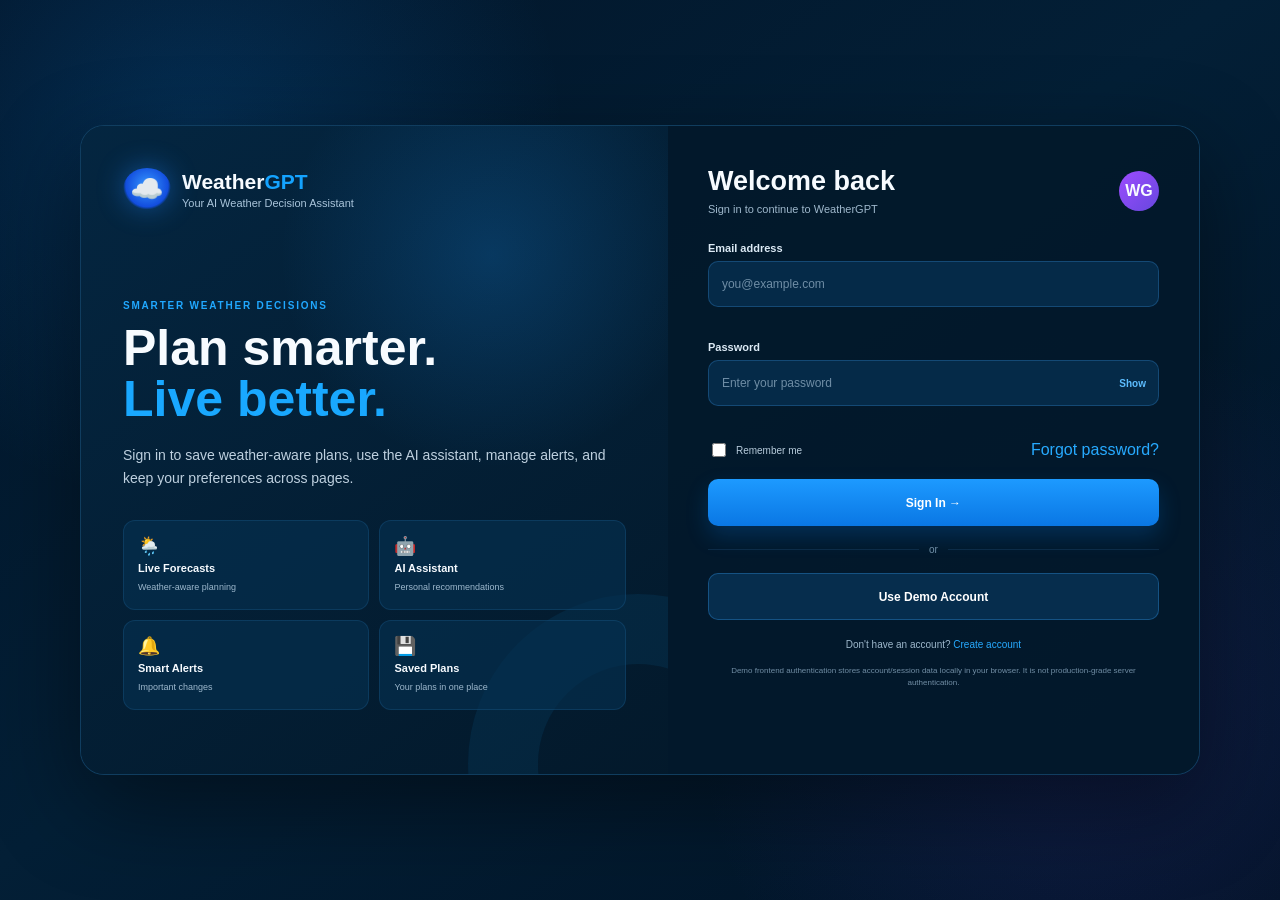
<file: WeatherGPT_Pro_Frontend/forecast.html>
<!doctype html>
<html lang="en">
<head>
<meta charset="utf-8">
<meta name="viewport" content="width=device-width,initial-scale=1.0">
<meta name="description" content="WeatherGPT responsive weather decision assistant frontend">
<title>Forecast | WeatherGPT</title>
<link rel="stylesheet" href="style.css">

</head>
<body>
<div class="app">
  <aside class="sidebar">
    <div class="brand-mini">WeatherGPT</div>
    <nav class="nav"><a href="index.html" class=""><span class="nav-icon">⌂</span><span class="nav-label">Dashboard</span></a><a href="plan.html" class=""><span class="nav-icon">▣</span><span class="nav-label">Plan My Day</span></a><a href="assistant.html" class=""><span class="nav-icon">▧</span><span class="nav-label">AI Assistant</span></a><a href="forecast.html" class="active"><span class="nav-icon">☁</span><span class="nav-label">Forecast</span></a><a href="map.html" class=""><span class="nav-icon">◫</span><span class="nav-label">Live Map</span></a><a href="air-quality.html" class=""><span class="nav-icon">♨</span><span class="nav-label">Air Quality</span></a><a href="alerts.html" class=""><span class="nav-icon">♧</span><span class="nav-label">Alerts</span></a><a href="compare.html" class=""><span class="nav-icon">▥</span><span class="nav-label">Compare Cities</span></a><a href="travel.html" class=""><span class="nav-icon">✈</span><span class="nav-label">Travel Planner</span></a><a href="saved.html" class=""><span class="nav-icon">♡</span><span class="nav-label">Saved Plans</span></a><a href="settings.html" class=""><span class="nav-icon">⚙</span><span class="nav-label">Settings</span></a></nav>
    <div class="green-card">
      <div class="leaf">🌱</div>
      <strong>A greener tomorrow</strong>
      <p>Smarter choices for a healthier India. 🌿</p>
    </div>
  </aside>

  <div class="overlay"></div>

  <header class="topbar">
    <button class="mobile-menu-btn" aria-label="Open menu">☰</button>
    <div class="logo">
      <div class="cloud-logo">☁️</div>
      <div class="logo-text">
        <b>Weather<span>GPT</span></b>
        <small>Your AI Weather Decision Assistant</small>
      </div>
    </div>

    <label class="searchbar" aria-label="Search">
      <span>⌕</span>
      <input id="globalSearch" type="search" placeholder="Search any city or ask a question...">
    </label>

    <div class="location-chip">📍 Mumbai, Maharashtra</div>
    <div class="top-spacer"></div>

    <div class="clock">
      <small id="currentDate">Loading date...</small>
      <strong id="currentTime">--:--</strong>
    </div>

    <div class="theme-toggle time-toggle" aria-label="Theme switch">
      <button data-theme="dark" class="active">☀️</button>
      <button data-theme="light">🌙</button>
    </div>

    <button class="icon-btn" aria-label="Notifications">♧<b class="badge">3</b></button>
    <div class="user account-menu"><button class="avatar account-avatar" type="button" aria-label="Account menu"><span data-user-initials>KS</span></button><button class="account-name" type="button"><span class="account-label">Hello, <span data-user-name>Krishna</span>⌄</span></button><button class="account-logout" data-logout type="button">Logout</button></div>
  </header>

  <main class="main">
    <div class="page-shell">
      
<div class="page-title"><h1>Forecast</h1><p>Detailed weather outlook for Mumbai, Maharashtra.</p></div>
<section class="card stat-card">
  <div class="section-title">🌤️ Forecast controls</div>
  <div class="activity-row" style="grid-template-columns:repeat(3,1fr);max-width:500px">
    <button class="activity forecast-filter active" data-target="all">All</button>
    <button class="activity forecast-filter" data-target="hourly">Hourly</button>
    <button class="activity forecast-filter" data-target="weekly">7-Day</button>
  </div>
</section>
<div class="content-grid">
<section class="card stat-card wide forecast-block" data-forecast="hourly">
  <div class="forecast-head"><div class="section-title">◷ Hourly Forecast (Tomorrow)</div><span class="pill">Live demo data</span></div>
  <div class="hourly" style="margin-top:12px">
  <div class="hour"><small>12 PM</small><div class="weather-icon">🌤️</div><div class="temp">31°</div><div class="rain">💧20%</div></div>
  <div class="hour"><small>1 PM</small><div class="weather-icon">☁️</div><div class="temp">30°</div><div class="rain">💧15%</div></div>
  <div class="hour"><small>2 PM</small><div class="weather-icon">☁️</div><div class="temp">29°</div><div class="rain">💧25%</div></div>
  <div class="hour"><small>3 PM</small><div class="weather-icon">🌥️</div><div class="temp">28°</div><div class="rain">💧40%</div></div>
  <div class="hour"><small>4 PM</small><div class="weather-icon">🌦️</div><div class="temp">27°</div><div class="rain">💧60%</div></div>
  <div class="hour"><small>5 PM</small><div class="weather-icon">🌧️</div><div class="temp">26°</div><div class="rain">💧78%</div></div>
  <div class="hour"><small>6 PM</small><div class="weather-icon">🌧️</div><div class="temp">26°</div><div class="rain">💧82%</div></div>
  <div class="hour"><small>7 PM</small><div class="weather-icon">🌧️</div><div class="temp">25°</div><div class="rain">💧80%</div></div>
  </div>
</section>
<section class="card stat-card wide forecast-block" data-forecast="weekly">
<h3>7-Day Forecast</h3>
<div class="table-wrap"><table class="table"><thead><tr><th>Day</th><th>Condition</th><th>High / Low</th><th>Rain</th><th>UV</th></tr></thead><tbody>
<tr><td>Tue 9 Sep</td><td>🌤️ Partly cloudy</td><td>29° / 24°</td><td>20%</td><td>6</td></tr>
<tr><td>Wed 10 Sep</td><td>🌦️ Showers</td><td>28° / 25°</td><td>78%</td><td>5</td></tr>
<tr><td>Thu 11 Sep</td><td>🌧️ Rain</td><td>27° / 24°</td><td>65%</td><td>4</td></tr>
<tr><td>Fri 12 Sep</td><td>🌤️ Partly cloudy</td><td>29° / 24°</td><td>40%</td><td>6</td></tr>
<tr><td>Sat 13 Sep</td><td>☀️ Sunny</td><td>31° / 25°</td><td>10%</td><td>8</td></tr>
</tbody></table></div>
</section>
</div>

      
    <footer class="footer">
      <span>WeatherGPT &nbsp;|&nbsp; Built for a safer, smarter, greener India 🌱</span>
      <span><a href="index.html">About</a><a href="settings.html">Privacy</a><a href="settings.html">Terms</a><a href="assistant.html">Contact</a></span>
    </footer>
    </div>
  </main>
</div>
<div id="toast" class="toast" aria-live="polite"></div>
<script src="app.js"></script>
</body>
</html>
</file>
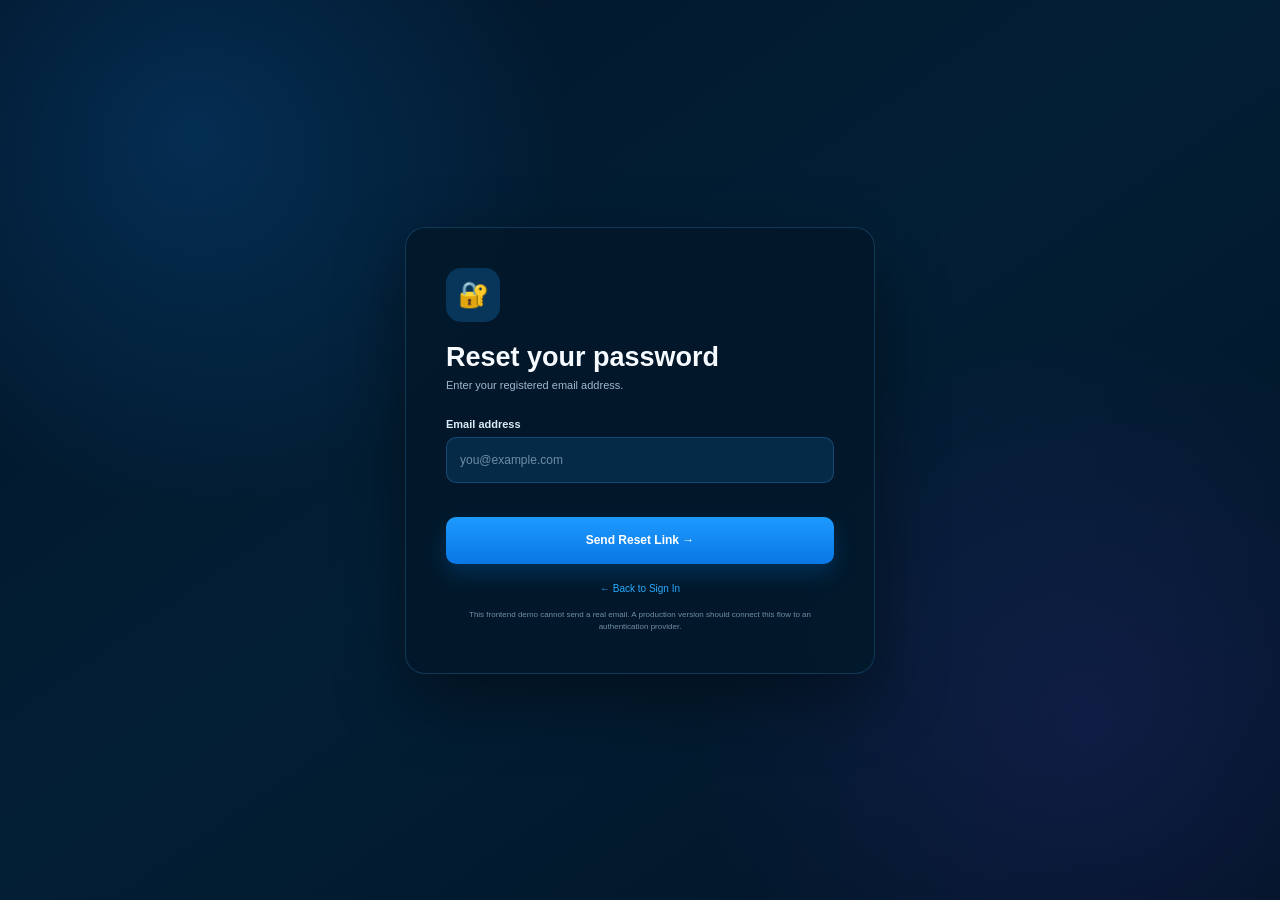
<file: WeatherGPT_Pro_Frontend/forgot-password.html>
<!doctype html>
<html lang="en">
<head>
<meta charset="utf-8">
<meta name="viewport" content="width=device-width,initial-scale=1.0">
<title>Reset Password | WeatherGPT</title>
<link rel="stylesheet" href="style.css">
</head>
<body class="auth-body">
<div class="auth-center">
  <div class="auth-card auth-single">
    <div class="auth-icon">🔐</div>
    <div class="auth-card-head">
      <div><h2>Reset your password</h2><p>Enter your registered email address.</p></div>
    </div>
    <form id="forgotForm" novalidate>
      <div class="auth-field">
        <label for="forgotEmail">Email address</label>
        <input id="forgotEmail" type="email" autocomplete="email" placeholder="you@example.com" required>
        <small class="field-error" data-error-for="forgotEmail"></small>
      </div>
      <button class="auth-primary" type="submit">Send Reset Link →</button>
      <div id="resetMessage" class="ai-bubble hidden"></div>
      <p class="auth-switch"><a href="login.html">← Back to Sign In</a></p>
      <p class="auth-note">This frontend demo cannot send a real email. A production version should connect this flow to an authentication provider.</p>
    </form>
  </div>
</div>
<div id="toast" class="toast" aria-live="polite"></div>
<script src="auth.js"></script>
</body>
</html>
</file>
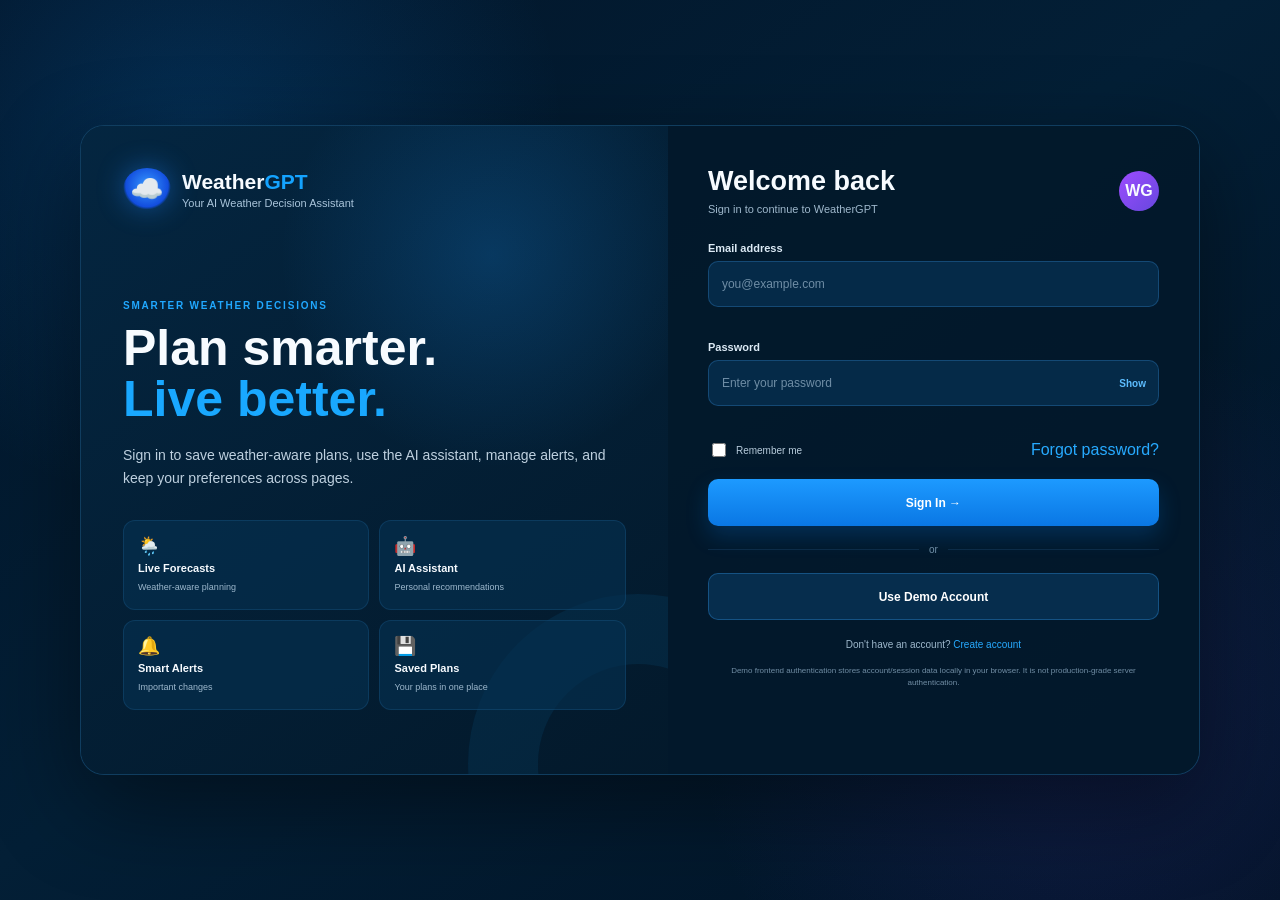
<file: WeatherGPT_Pro_Frontend/login.html>
<!doctype html>
<html lang="en">
<head>
<meta charset="utf-8">
<meta name="viewport" content="width=device-width,initial-scale=1.0">
<meta name="description" content="WeatherGPT secure frontend authentication">
<title>Sign In | WeatherGPT</title>
<link rel="stylesheet" href="style.css">
</head>
<body class="auth-body">
<div class="auth-shell">
  <div class="auth-brand-panel">
    <div class="auth-logo"><div class="cloud-logo">☁️</div><div><b>Weather<span>GPT</span></b><small>Your AI Weather Decision Assistant</small></div></div>
    <div class="auth-copy">
      <div class="auth-kicker">SMARTER WEATHER DECISIONS</div>
      <h1>Plan smarter.<br><span>Live better.</span></h1>
      <p>Sign in to save weather-aware plans, use the AI assistant, manage alerts, and keep your preferences across pages.</p>
      <div class="auth-feature-grid">
        <div>🌦️<strong>Live Forecasts</strong><span>Weather-aware planning</span></div>
        <div>🤖<strong>AI Assistant</strong><span>Personal recommendations</span></div>
        <div>🔔<strong>Smart Alerts</strong><span>Important changes</span></div>
        <div>💾<strong>Saved Plans</strong><span>Your plans in one place</span></div>
      </div>
    </div>
  </div>

  <div class="auth-card">
    <div class="auth-card-head">
      <div>
        <h2>Welcome back</h2>
        <p>Sign in to continue to WeatherGPT</p>
      </div>
      <div class="avatar">WG</div>
    </div>

    <form id="loginForm" novalidate>
      <div class="auth-field">
        <label for="loginEmail">Email address</label>
        <input id="loginEmail" type="email" autocomplete="email" placeholder="you@example.com" required>
        <small class="field-error" data-error-for="loginEmail"></small>
      </div>

      <div class="auth-field">
        <label for="loginPassword">Password</label>
        <div class="password-wrap">
          <input id="loginPassword" type="password" autocomplete="current-password" placeholder="Enter your password" required minlength="6">
          <button type="button" class="password-toggle" data-password-target="loginPassword">Show</button>
        </div>
        <small class="field-error" data-error-for="loginPassword"></small>
      </div>

      <div class="auth-row">
        <label class="check">
          <input id="rememberMe" type="checkbox">
          <span>Remember me</span>
        </label>
        <a href="forgot-password.html">Forgot password?</a>
      </div>

      <button class="auth-primary" type="submit">Sign In →</button>
      <div class="auth-divider"><span>or</span></div>
      <button class="auth-secondary" type="button" id="demoLogin">Use Demo Account</button>

      <p class="auth-switch">Don't have an account? <a href="signup.html">Create account</a></p>
      <p class="auth-note">Demo frontend authentication stores account/session data locally in your browser. It is not production-grade server authentication.</p>
    </form>
  </div>
</div>
<div id="toast" class="toast" aria-live="polite"></div>
<script src="auth.js"></script>
</body>
</html>
</file>
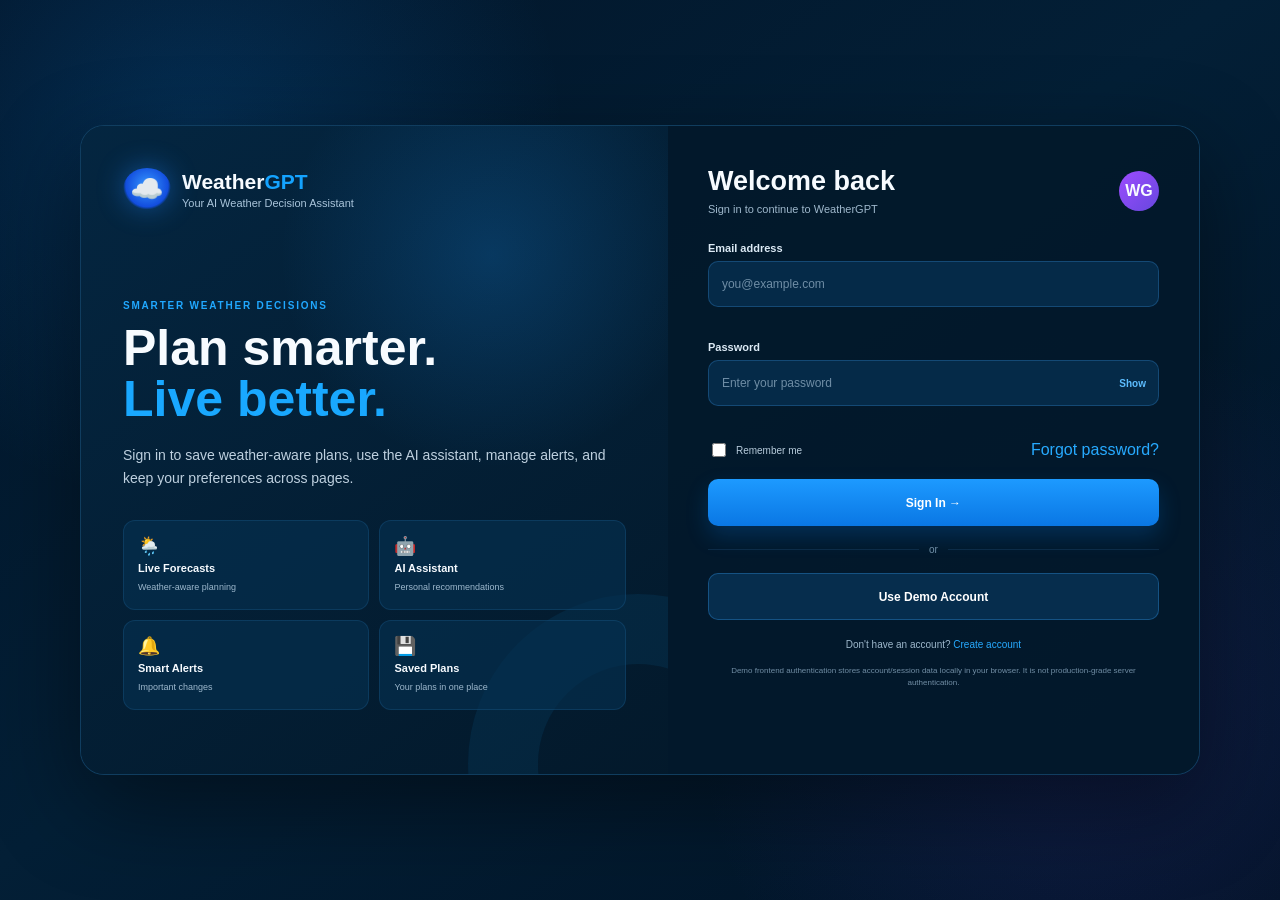
<file: WeatherGPT_Pro_Frontend/map.html>
<!doctype html>
<html lang="en">
<head>
<meta charset="utf-8">
<meta name="viewport" content="width=device-width,initial-scale=1.0">
<meta name="description" content="WeatherGPT responsive weather decision assistant frontend">
<title>Live Map | WeatherGPT</title>
<link rel="stylesheet" href="style.css">

</head>
<body>
<div class="app">
  <aside class="sidebar">
    <div class="brand-mini">WeatherGPT</div>
    <nav class="nav"><a href="index.html" class=""><span class="nav-icon">⌂</span><span class="nav-label">Dashboard</span></a><a href="plan.html" class=""><span class="nav-icon">▣</span><span class="nav-label">Plan My Day</span></a><a href="assistant.html" class=""><span class="nav-icon">▧</span><span class="nav-label">AI Assistant</span></a><a href="forecast.html" class=""><span class="nav-icon">☁</span><span class="nav-label">Forecast</span></a><a href="map.html" class="active"><span class="nav-icon">◫</span><span class="nav-label">Live Map</span></a><a href="air-quality.html" class=""><span class="nav-icon">♨</span><span class="nav-label">Air Quality</span></a><a href="alerts.html" class=""><span class="nav-icon">♧</span><span class="nav-label">Alerts</span></a><a href="compare.html" class=""><span class="nav-icon">▥</span><span class="nav-label">Compare Cities</span></a><a href="travel.html" class=""><span class="nav-icon">✈</span><span class="nav-label">Travel Planner</span></a><a href="saved.html" class=""><span class="nav-icon">♡</span><span class="nav-label">Saved Plans</span></a><a href="settings.html" class=""><span class="nav-icon">⚙</span><span class="nav-label">Settings</span></a></nav>
    <div class="green-card">
      <div class="leaf">🌱</div>
      <strong>A greener tomorrow</strong>
      <p>Smarter choices for a healthier India. 🌿</p>
    </div>
  </aside>

  <div class="overlay"></div>

  <header class="topbar">
    <button class="mobile-menu-btn" aria-label="Open menu">☰</button>
    <div class="logo">
      <div class="cloud-logo">☁️</div>
      <div class="logo-text">
        <b>Weather<span>GPT</span></b>
        <small>Your AI Weather Decision Assistant</small>
      </div>
    </div>

    <label class="searchbar" aria-label="Search">
      <span>⌕</span>
      <input id="globalSearch" type="search" placeholder="Search any city or ask a question...">
    </label>

    <div class="location-chip">📍 Mumbai, Maharashtra</div>
    <div class="top-spacer"></div>

    <div class="clock">
      <small id="currentDate">Loading date...</small>
      <strong id="currentTime">--:--</strong>
    </div>

    <div class="theme-toggle time-toggle" aria-label="Theme switch">
      <button data-theme="dark" class="active">☀️</button>
      <button data-theme="light">🌙</button>
    </div>

    <button class="icon-btn" aria-label="Notifications">♧<b class="badge">3</b></button>
    <div class="user account-menu"><button class="avatar account-avatar" type="button" aria-label="Account menu"><span data-user-initials>KS</span></button><button class="account-name" type="button"><span class="account-label">Hello, <span data-user-name>Krishna</span>⌄</span></button><button class="account-logout" data-logout type="button">Logout</button></div>
  </header>

  <main class="main">
    <div class="page-shell">
      
<div class="page-title"><h1>Live Weather Map</h1><p>Visualize current conditions, rain bands and nearby areas.</p></div>
<section class="card stat-card map-box">
  <div class="map-dot" data-city="Mumbai" data-temp="29°C" style="left:54%;top:52%"></div>
  <div class="map-label" style="left:49%;top:57%">📍 Mumbai • 29°C</div>
  <div class="map-dot" data-city="Navi Mumbai" data-temp="28°C" style="left:71%;top:39%"></div>
  <div class="map-label" style="left:67%;top:32%">Navi Mumbai • 28°C</div>
  <div class="map-dot" data-city="Thane" data-temp="27°C" style="left:30%;top:62%"></div>
  <div class="map-label" style="left:24%;top:67%">Thane • 27°C</div>
  <div class="map-label" style="right:18px;top:18px">🌧️ Rain radar • Active</div>
</section>

      
    <footer class="footer">
      <span>WeatherGPT &nbsp;|&nbsp; Built for a safer, smarter, greener India 🌱</span>
      <span><a href="index.html">About</a><a href="settings.html">Privacy</a><a href="settings.html">Terms</a><a href="assistant.html">Contact</a></span>
    </footer>
    </div>
  </main>
</div>
<div id="toast" class="toast" aria-live="polite"></div>
<script src="app.js"></script>
</body>
</html>
</file>
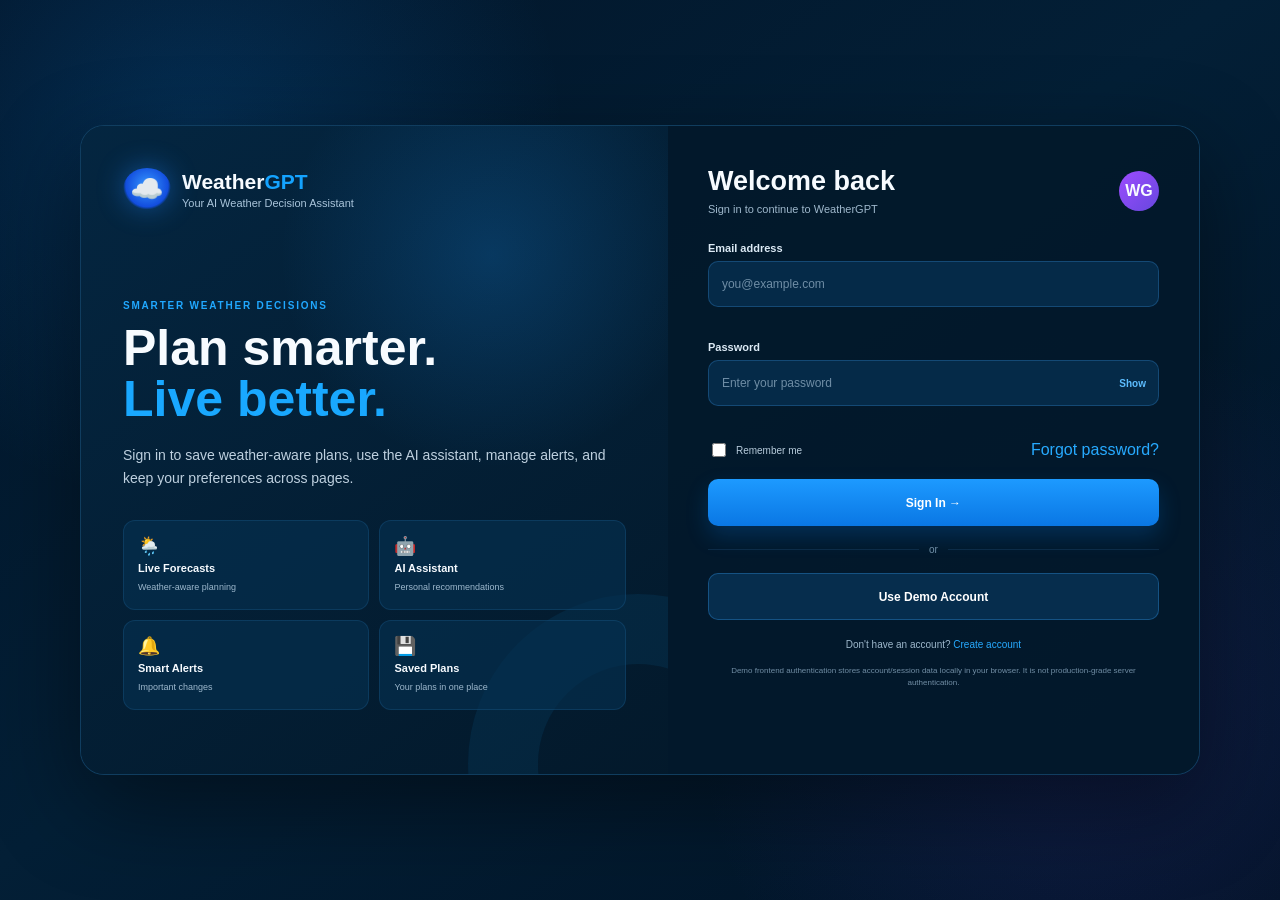
<file: WeatherGPT_Pro_Frontend/plan.html>
<!doctype html>
<html lang="en">
<head>
<meta charset="utf-8">
<meta name="viewport" content="width=device-width,initial-scale=1.0">
<meta name="description" content="WeatherGPT responsive weather decision assistant frontend">
<title>Plan My Day | WeatherGPT</title>
<link rel="stylesheet" href="style.css">

</head>
<body>
<div class="app">
  <aside class="sidebar">
    <div class="brand-mini">WeatherGPT</div>
    <nav class="nav"><a href="index.html" class=""><span class="nav-icon">⌂</span><span class="nav-label">Dashboard</span></a><a href="plan.html" class="active"><span class="nav-icon">▣</span><span class="nav-label">Plan My Day</span></a><a href="assistant.html" class=""><span class="nav-icon">▧</span><span class="nav-label">AI Assistant</span></a><a href="forecast.html" class=""><span class="nav-icon">☁</span><span class="nav-label">Forecast</span></a><a href="map.html" class=""><span class="nav-icon">◫</span><span class="nav-label">Live Map</span></a><a href="air-quality.html" class=""><span class="nav-icon">♨</span><span class="nav-label">Air Quality</span></a><a href="alerts.html" class=""><span class="nav-icon">♧</span><span class="nav-label">Alerts</span></a><a href="compare.html" class=""><span class="nav-icon">▥</span><span class="nav-label">Compare Cities</span></a><a href="travel.html" class=""><span class="nav-icon">✈</span><span class="nav-label">Travel Planner</span></a><a href="saved.html" class=""><span class="nav-icon">♡</span><span class="nav-label">Saved Plans</span></a><a href="settings.html" class=""><span class="nav-icon">⚙</span><span class="nav-label">Settings</span></a></nav>
    <div class="green-card">
      <div class="leaf">🌱</div>
      <strong>A greener tomorrow</strong>
      <p>Smarter choices for a healthier India. 🌿</p>
    </div>
  </aside>

  <div class="overlay"></div>

  <header class="topbar">
    <button class="mobile-menu-btn" aria-label="Open menu">☰</button>
    <div class="logo">
      <div class="cloud-logo">☁️</div>
      <div class="logo-text">
        <b>Weather<span>GPT</span></b>
        <small>Your AI Weather Decision Assistant</small>
      </div>
    </div>

    <label class="searchbar" aria-label="Search">
      <span>⌕</span>
      <input id="globalSearch" type="search" placeholder="Search any city or ask a question...">
    </label>

    <div class="location-chip">📍 Mumbai, Maharashtra</div>
    <div class="top-spacer"></div>

    <div class="clock">
      <small id="currentDate">Loading date...</small>
      <strong id="currentTime">--:--</strong>
    </div>

    <div class="theme-toggle time-toggle" aria-label="Theme switch">
      <button data-theme="dark" class="active">☀️</button>
      <button data-theme="light">🌙</button>
    </div>

    <button class="icon-btn" aria-label="Notifications">♧<b class="badge">3</b></button>
    <div class="user account-menu"><button class="avatar account-avatar" type="button" aria-label="Account menu"><span data-user-initials>KS</span></button><button class="account-name" type="button"><span class="account-label">Hello, <span data-user-name>Krishna</span>⌄</span></button><button class="account-logout" data-logout type="button">Logout</button></div>
  </header>

  <main class="main">
    <div class="page-shell">
      
<div class="page-title"><h1>Plan My Day</h1><p>Build a weather-aware plan and choose the safest time for your day.</p></div>
<div class="content-grid">
<section class="card stat-card wide">
  <div class="section-title">🗓️ Create your plan</div>
  <div class="sub">All controls are frontend-ready and work without a backend.</div>
  <div class="activity-row" style="margin-top:12px">
    <button class="activity active" data-activity="Outdoor Activity">🏃 Outdoor Activity</button>
    <button class="activity" data-activity="Travel">🚗 Travel</button>
    <button class="activity" data-activity="Event">👥 Event</button>
    <button class="activity" data-activity="Sports">⚽ Sports</button>
  </div>
  <div class="form-row">
    <div class="field"><label>Activity</label><div class="field-box" id="activityDisplay">Outdoor Activity</div></div>
    <div class="field"><label>Location</label><input class="form-control" id="planLocation" value="Mumbai, Maharashtra"></div>
    <div class="field"><label>Time</label><input class="form-control" id="planTime" value="5:00 PM – 9:00 PM"></div>
    <button id="analyzePlan" class="primary-btn">Analyze My Plan →</button>
  </div>
  <div id="planResultCard" class="ai-bubble hidden"><span id="planResult"></span><br><button id="savePlan" class="secondary-btn" style="width:auto;padding:0 12px">♡ Save Plan</button></div>
</section>
<section class="card stat-card"><h3>Recommended window</h3><div class="stat-value">3 PM – 6 PM</div><p style="color:var(--muted)">Lower weather risk and better comfort.</p></section>
<section class="card stat-card"><h3>Selected window</h3><div class="stat-value">5 PM – 9 PM</div><p><span class="pill red">High risk</span></p></section>
<section class="card stat-card wide"><h3>Smart checklist</h3><div class="mini-list"><div class="mini-row"><span>Rain protection</span><span>Carry umbrella</span></div><div class="mini-row"><span>Heat & humidity</span><span>Stay hydrated</span></div><div class="mini-row"><span>Wind</span><span>Prefer sheltered routes</span></div></div></section>
</div>

      
    <footer class="footer">
      <span>WeatherGPT &nbsp;|&nbsp; Built for a safer, smarter, greener India 🌱</span>
      <span><a href="index.html">About</a><a href="settings.html">Privacy</a><a href="settings.html">Terms</a><a href="assistant.html">Contact</a></span>
    </footer>
    </div>
  </main>
</div>
<div id="toast" class="toast" aria-live="polite"></div>
<script src="app.js"></script>
</body>
</html>
</file>
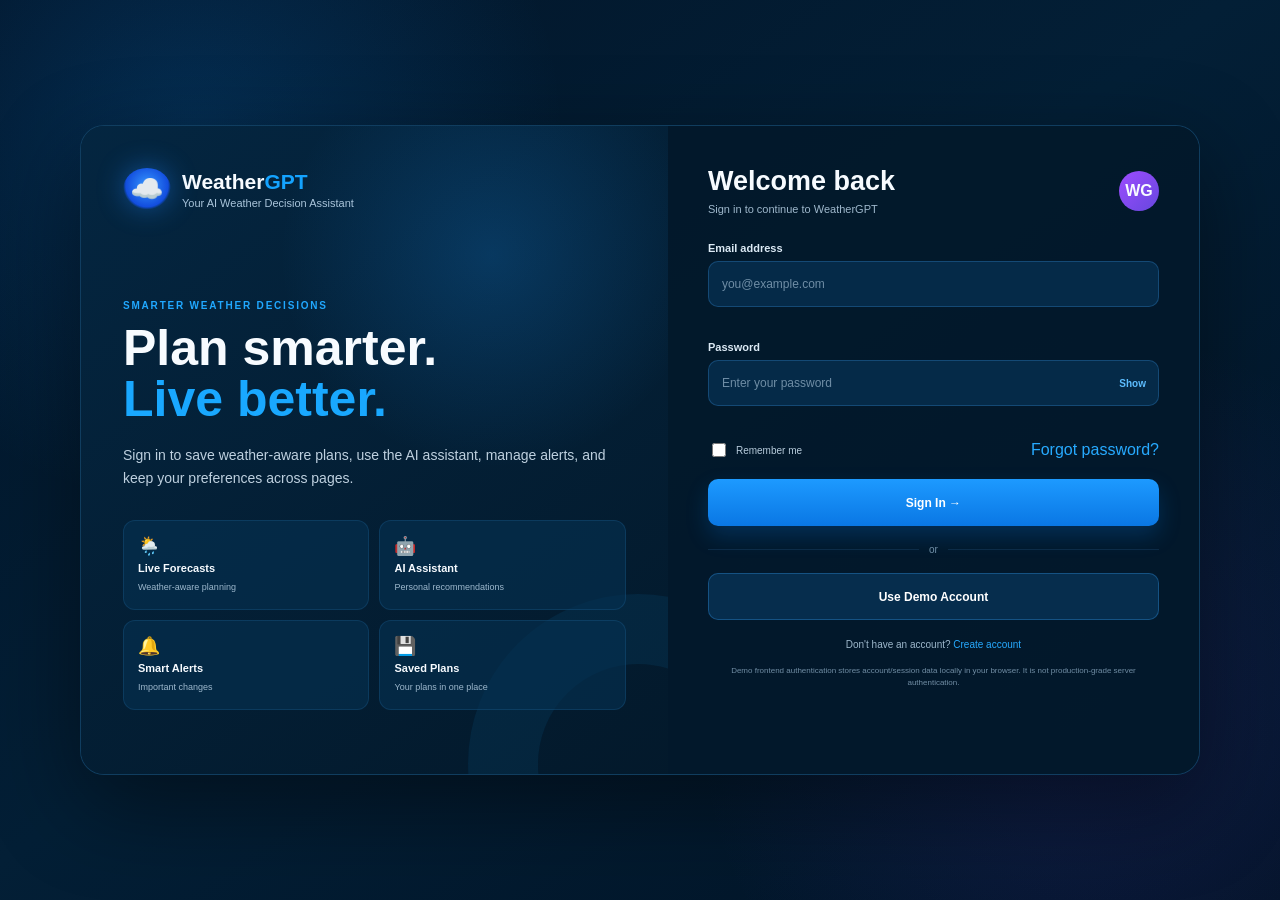
<file: WeatherGPT_Pro_Frontend/saved.html>
<!doctype html>
<html lang="en">
<head>
<meta charset="utf-8">
<meta name="viewport" content="width=device-width,initial-scale=1.0">
<meta name="description" content="WeatherGPT responsive weather decision assistant frontend">
<title>Saved Plans | WeatherGPT</title>
<link rel="stylesheet" href="style.css">

</head>
<body>
<div class="app">
  <aside class="sidebar">
    <div class="brand-mini">WeatherGPT</div>
    <nav class="nav"><a href="index.html" class=""><span class="nav-icon">⌂</span><span class="nav-label">Dashboard</span></a><a href="plan.html" class=""><span class="nav-icon">▣</span><span class="nav-label">Plan My Day</span></a><a href="assistant.html" class=""><span class="nav-icon">▧</span><span class="nav-label">AI Assistant</span></a><a href="forecast.html" class=""><span class="nav-icon">☁</span><span class="nav-label">Forecast</span></a><a href="map.html" class=""><span class="nav-icon">◫</span><span class="nav-label">Live Map</span></a><a href="air-quality.html" class=""><span class="nav-icon">♨</span><span class="nav-label">Air Quality</span></a><a href="alerts.html" class=""><span class="nav-icon">♧</span><span class="nav-label">Alerts</span></a><a href="compare.html" class=""><span class="nav-icon">▥</span><span class="nav-label">Compare Cities</span></a><a href="travel.html" class=""><span class="nav-icon">✈</span><span class="nav-label">Travel Planner</span></a><a href="saved.html" class="active"><span class="nav-icon">♡</span><span class="nav-label">Saved Plans</span></a><a href="settings.html" class=""><span class="nav-icon">⚙</span><span class="nav-label">Settings</span></a></nav>
    <div class="green-card">
      <div class="leaf">🌱</div>
      <strong>A greener tomorrow</strong>
      <p>Smarter choices for a healthier India. 🌿</p>
    </div>
  </aside>

  <div class="overlay"></div>

  <header class="topbar">
    <button class="mobile-menu-btn" aria-label="Open menu">☰</button>
    <div class="logo">
      <div class="cloud-logo">☁️</div>
      <div class="logo-text">
        <b>Weather<span>GPT</span></b>
        <small>Your AI Weather Decision Assistant</small>
      </div>
    </div>

    <label class="searchbar" aria-label="Search">
      <span>⌕</span>
      <input id="globalSearch" type="search" placeholder="Search any city or ask a question...">
    </label>

    <div class="location-chip">📍 Mumbai, Maharashtra</div>
    <div class="top-spacer"></div>

    <div class="clock">
      <small id="currentDate">Loading date...</small>
      <strong id="currentTime">--:--</strong>
    </div>

    <div class="theme-toggle time-toggle" aria-label="Theme switch">
      <button data-theme="dark" class="active">☀️</button>
      <button data-theme="light">🌙</button>
    </div>

    <button class="icon-btn" aria-label="Notifications">♧<b class="badge">3</b></button>
    <div class="user account-menu"><button class="avatar account-avatar" type="button" aria-label="Account menu"><span data-user-initials>KS</span></button><button class="account-name" type="button"><span class="account-label">Hello, <span data-user-name>Krishna</span>⌄</span></button><button class="account-logout" data-logout type="button">Logout</button></div>
  </header>

  <main class="main">
    <div class="page-shell">
      
<div class="page-title"><h1>Saved Plans</h1><p>Your saved weather-aware plans are stored locally in the browser.</p></div>
<section class="card stat-card">
  <div class="section-title">♡ Saved Plans</div>
  <div id="savedPlans" class="mini-list"></div>
</section>

      
    <footer class="footer">
      <span>WeatherGPT &nbsp;|&nbsp; Built for a safer, smarter, greener India 🌱</span>
      <span><a href="index.html">About</a><a href="settings.html">Privacy</a><a href="settings.html">Terms</a><a href="assistant.html">Contact</a></span>
    </footer>
    </div>
  </main>
</div>
<div id="toast" class="toast" aria-live="polite"></div>
<script src="app.js"></script>
</body>
</html>
</file>
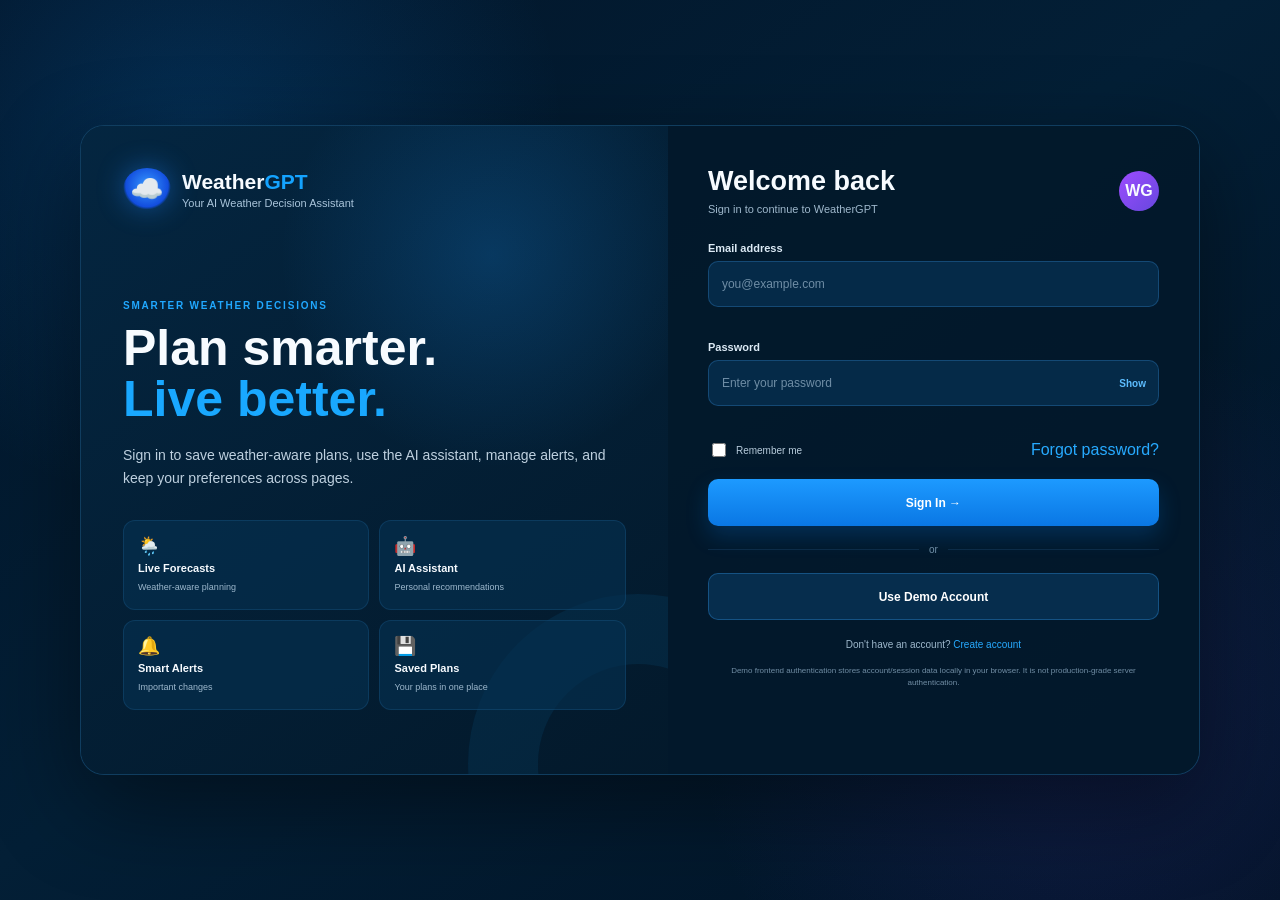
<file: WeatherGPT_Pro_Frontend/settings.html>
<!doctype html>
<html lang="en">
<head>
<meta charset="utf-8">
<meta name="viewport" content="width=device-width,initial-scale=1.0">
<meta name="description" content="WeatherGPT responsive weather decision assistant frontend">
<title>Settings | WeatherGPT</title>
<link rel="stylesheet" href="style.css">

</head>
<body>
<div class="app">
  <aside class="sidebar">
    <div class="brand-mini">WeatherGPT</div>
    <nav class="nav"><a href="index.html" class=""><span class="nav-icon">⌂</span><span class="nav-label">Dashboard</span></a><a href="plan.html" class=""><span class="nav-icon">▣</span><span class="nav-label">Plan My Day</span></a><a href="assistant.html" class=""><span class="nav-icon">▧</span><span class="nav-label">AI Assistant</span></a><a href="forecast.html" class=""><span class="nav-icon">☁</span><span class="nav-label">Forecast</span></a><a href="map.html" class=""><span class="nav-icon">◫</span><span class="nav-label">Live Map</span></a><a href="air-quality.html" class=""><span class="nav-icon">♨</span><span class="nav-label">Air Quality</span></a><a href="alerts.html" class=""><span class="nav-icon">♧</span><span class="nav-label">Alerts</span></a><a href="compare.html" class=""><span class="nav-icon">▥</span><span class="nav-label">Compare Cities</span></a><a href="travel.html" class=""><span class="nav-icon">✈</span><span class="nav-label">Travel Planner</span></a><a href="saved.html" class=""><span class="nav-icon">♡</span><span class="nav-label">Saved Plans</span></a><a href="settings.html" class="active"><span class="nav-icon">⚙</span><span class="nav-label">Settings</span></a></nav>
    <div class="green-card">
      <div class="leaf">🌱</div>
      <strong>A greener tomorrow</strong>
      <p>Smarter choices for a healthier India. 🌿</p>
    </div>
  </aside>

  <div class="overlay"></div>

  <header class="topbar">
    <button class="mobile-menu-btn" aria-label="Open menu">☰</button>
    <div class="logo">
      <div class="cloud-logo">☁️</div>
      <div class="logo-text">
        <b>Weather<span>GPT</span></b>
        <small>Your AI Weather Decision Assistant</small>
      </div>
    </div>

    <label class="searchbar" aria-label="Search">
      <span>⌕</span>
      <input id="globalSearch" type="search" placeholder="Search any city or ask a question...">
    </label>

    <div class="location-chip">📍 Mumbai, Maharashtra</div>
    <div class="top-spacer"></div>

    <div class="clock">
      <small id="currentDate">Loading date...</small>
      <strong id="currentTime">--:--</strong>
    </div>

    <div class="theme-toggle time-toggle" aria-label="Theme switch">
      <button data-theme="dark" class="active">☀️</button>
      <button data-theme="light">🌙</button>
    </div>

    <button class="icon-btn" aria-label="Notifications">♧<b class="badge">3</b></button>
    <div class="user account-menu"><button class="avatar account-avatar" type="button" aria-label="Account menu"><span data-user-initials>KS</span></button><button class="account-name" type="button"><span class="account-label">Hello, <span data-user-name>Krishna</span>⌄</span></button><button class="account-logout" data-logout type="button">Logout</button></div>
  </header>

  <main class="main">
    <div class="page-shell">
      
<div class="page-title"><h1>Settings</h1><p>Personalize WeatherGPT to match how you plan your day.</p></div>
<section class="card stat-card">
<div class="setting"><div><b>Temperature unit</b><p>Use Celsius in forecasts and recommendations.</p></div><span>°C</span></div>
<div class="setting"><div><b>Rain notifications</b><p>Get alerts when rain could change a saved plan.</p></div><div class="switch" data-setting="rain"></div></div>
<div class="setting"><div><b>Travel risk warnings</b><p>Highlight route-impacting weather conditions.</p></div><div class="switch" data-setting="travel"></div></div>
<div class="setting"><div><b>Green recommendations</b><p>Prefer lower-impact travel and activity suggestions.</p></div><div class="switch" data-setting="green"></div></div>
<div class="setting"><div><b>Default city</b><p>Mumbai, Maharashtra</p></div><span>⌄</span></div>
</section>

      
    <footer class="footer">
      <span>WeatherGPT &nbsp;|&nbsp; Built for a safer, smarter, greener India 🌱</span>
      <span><a href="index.html">About</a><a href="settings.html">Privacy</a><a href="settings.html">Terms</a><a href="assistant.html">Contact</a></span>
    </footer>
    </div>
  </main>
</div>
<div id="toast" class="toast" aria-live="polite"></div>
<script src="app.js"></script>
</body>
</html>
</file>
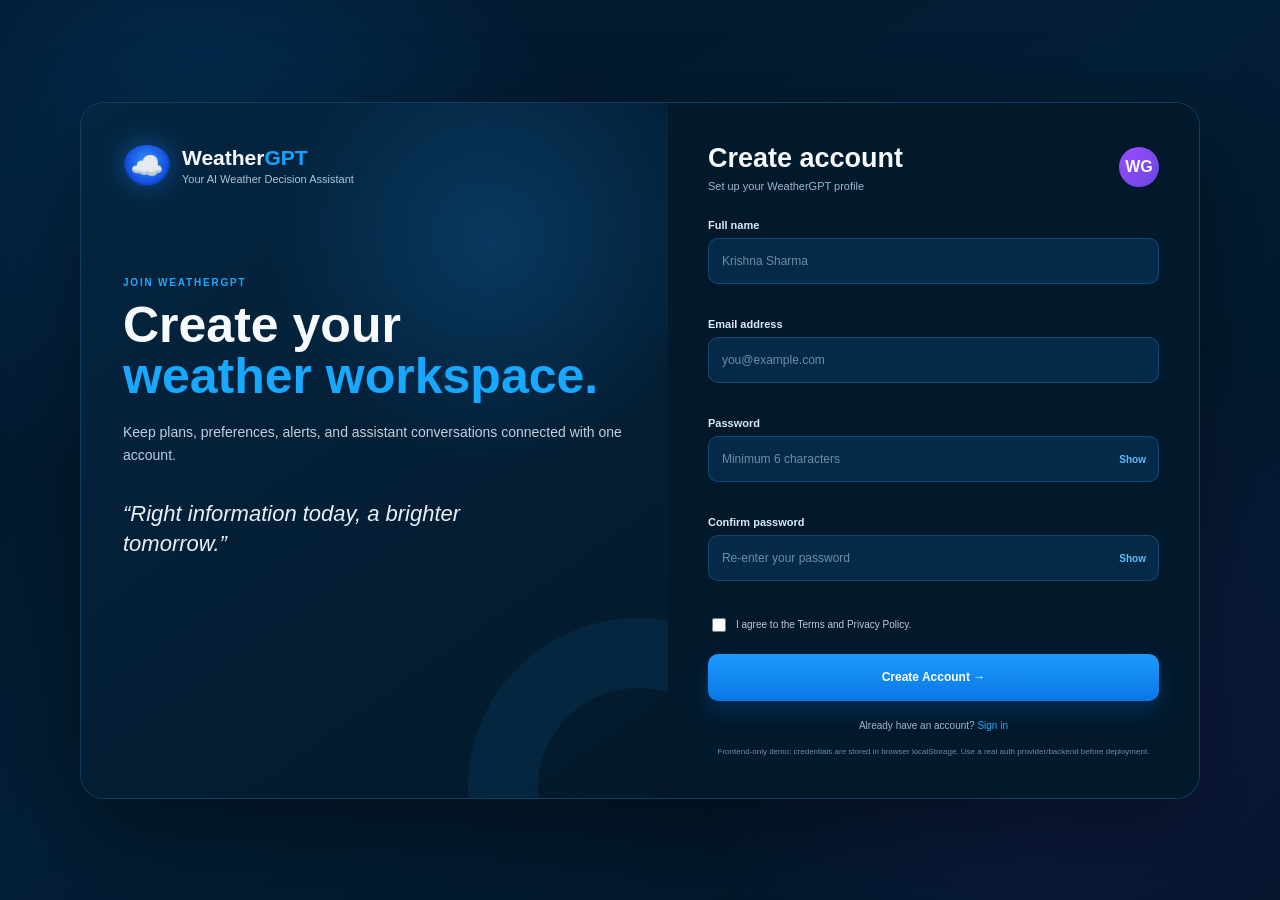
<file: WeatherGPT_Pro_Frontend/signup.html>
<!doctype html>
<html lang="en">
<head>
<meta charset="utf-8">
<meta name="viewport" content="width=device-width,initial-scale=1.0">
<title>Create Account | WeatherGPT</title>
<link rel="stylesheet" href="style.css">
</head>
<body class="auth-body">
<div class="auth-shell auth-signup">
  <div class="auth-brand-panel">
    <div class="auth-logo"><div class="cloud-logo">☁️</div><div><b>Weather<span>GPT</span></b><small>Your AI Weather Decision Assistant</small></div></div>
    <div class="auth-copy">
      <div class="auth-kicker">JOIN WEATHERGPT</div>
      <h1>Create your<br><span>weather workspace.</span></h1>
      <p>Keep plans, preferences, alerts, and assistant conversations connected with one account.</p>
      <div class="auth-quote">“Right information today, a brighter tomorrow.”</div>
    </div>
  </div>

  <div class="auth-card">
    <div class="auth-card-head">
      <div><h2>Create account</h2><p>Set up your WeatherGPT profile</p></div>
      <div class="avatar">WG</div>
    </div>

    <form id="signupForm" novalidate>
      <div class="auth-field">
        <label for="signupName">Full name</label>
        <input id="signupName" type="text" autocomplete="name" placeholder="Krishna Sharma" required minlength="2">
        <small class="field-error" data-error-for="signupName"></small>
      </div>
      <div class="auth-field">
        <label for="signupEmail">Email address</label>
        <input id="signupEmail" type="email" autocomplete="email" placeholder="you@example.com" required>
        <small class="field-error" data-error-for="signupEmail"></small>
      </div>
      <div class="auth-field">
        <label for="signupPassword">Password</label>
        <div class="password-wrap">
          <input id="signupPassword" type="password" autocomplete="new-password" placeholder="Minimum 6 characters" required minlength="6">
          <button type="button" class="password-toggle" data-password-target="signupPassword">Show</button>
        </div>
        <small class="field-error" data-error-for="signupPassword"></small>
      </div>
      <div class="auth-field">
        <label for="signupConfirm">Confirm password</label>
        <div class="password-wrap">
          <input id="signupConfirm" type="password" autocomplete="new-password" placeholder="Re-enter your password" required>
          <button type="button" class="password-toggle" data-password-target="signupConfirm">Show</button>
        </div>
        <small class="field-error" data-error-for="signupConfirm"></small>
      </div>

      <label class="check terms">
        <input id="acceptTerms" type="checkbox">
        <span>I agree to the Terms and Privacy Policy.</span>
      </label>
      <small class="field-error" data-error-for="acceptTerms"></small>

      <button class="auth-primary" type="submit">Create Account →</button>
      <p class="auth-switch">Already have an account? <a href="login.html">Sign in</a></p>
      <p class="auth-note">Frontend-only demo: credentials are stored in browser localStorage. Use a real auth provider/backend before deployment.</p>
    </form>
  </div>
</div>
<div id="toast" class="toast" aria-live="polite"></div>
<script src="auth.js"></script>
</body>
</html>
</file>
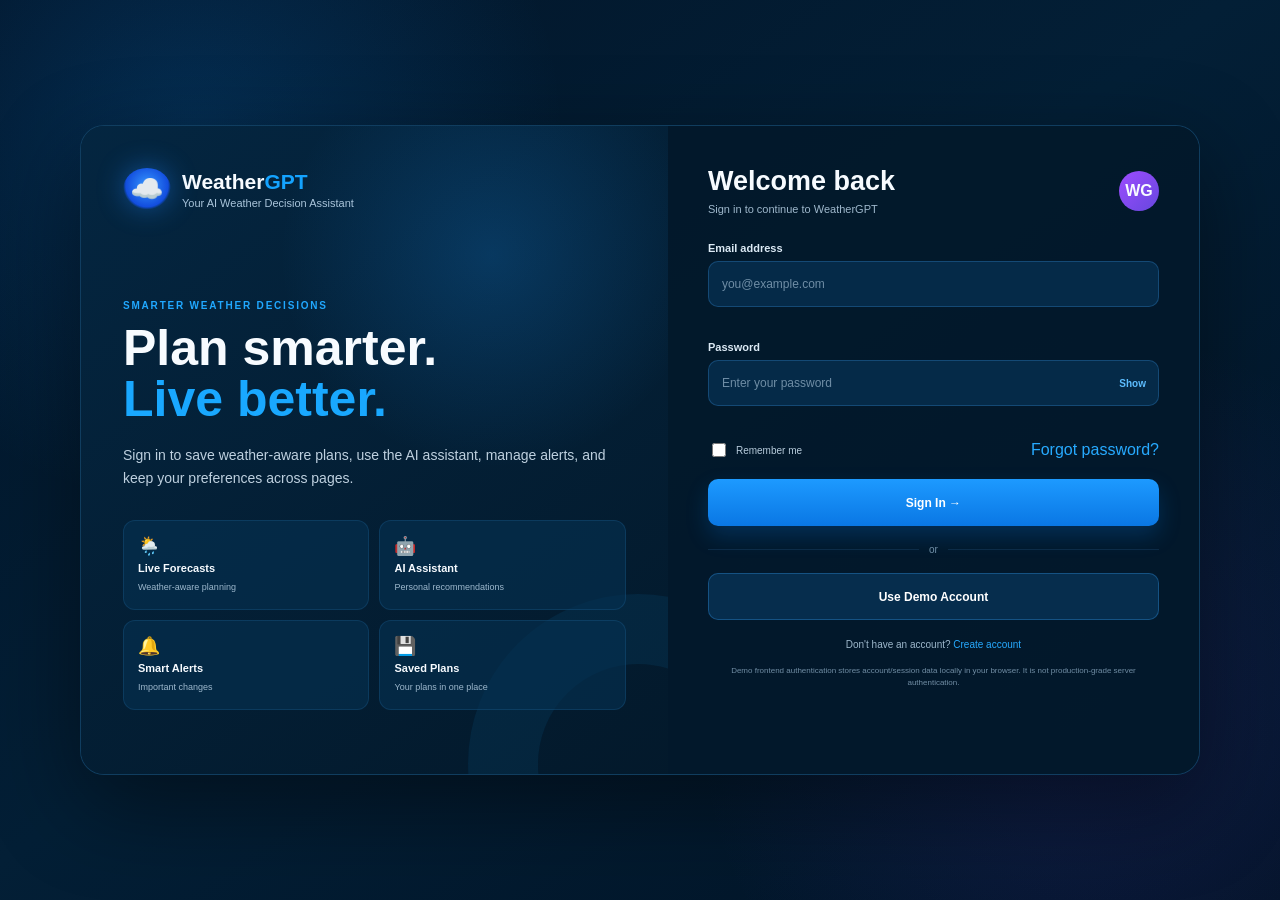
<file: WeatherGPT_Pro_Frontend/travel.html>
<!doctype html>
<html lang="en">
<head>
<meta charset="utf-8">
<meta name="viewport" content="width=device-width,initial-scale=1.0">
<meta name="description" content="WeatherGPT responsive weather decision assistant frontend">
<title>Travel Planner | WeatherGPT</title>
<link rel="stylesheet" href="style.css">

</head>
<body>
<div class="app">
  <aside class="sidebar">
    <div class="brand-mini">WeatherGPT</div>
    <nav class="nav"><a href="index.html" class=""><span class="nav-icon">⌂</span><span class="nav-label">Dashboard</span></a><a href="plan.html" class=""><span class="nav-icon">▣</span><span class="nav-label">Plan My Day</span></a><a href="assistant.html" class=""><span class="nav-icon">▧</span><span class="nav-label">AI Assistant</span></a><a href="forecast.html" class=""><span class="nav-icon">☁</span><span class="nav-label">Forecast</span></a><a href="map.html" class=""><span class="nav-icon">◫</span><span class="nav-label">Live Map</span></a><a href="air-quality.html" class=""><span class="nav-icon">♨</span><span class="nav-label">Air Quality</span></a><a href="alerts.html" class=""><span class="nav-icon">♧</span><span class="nav-label">Alerts</span></a><a href="compare.html" class=""><span class="nav-icon">▥</span><span class="nav-label">Compare Cities</span></a><a href="travel.html" class="active"><span class="nav-icon">✈</span><span class="nav-label">Travel Planner</span></a><a href="saved.html" class=""><span class="nav-icon">♡</span><span class="nav-label">Saved Plans</span></a><a href="settings.html" class=""><span class="nav-icon">⚙</span><span class="nav-label">Settings</span></a></nav>
    <div class="green-card">
      <div class="leaf">🌱</div>
      <strong>A greener tomorrow</strong>
      <p>Smarter choices for a healthier India. 🌿</p>
    </div>
  </aside>

  <div class="overlay"></div>

  <header class="topbar">
    <button class="mobile-menu-btn" aria-label="Open menu">☰</button>
    <div class="logo">
      <div class="cloud-logo">☁️</div>
      <div class="logo-text">
        <b>Weather<span>GPT</span></b>
        <small>Your AI Weather Decision Assistant</small>
      </div>
    </div>

    <label class="searchbar" aria-label="Search">
      <span>⌕</span>
      <input id="globalSearch" type="search" placeholder="Search any city or ask a question...">
    </label>

    <div class="location-chip">📍 Mumbai, Maharashtra</div>
    <div class="top-spacer"></div>

    <div class="clock">
      <small id="currentDate">Loading date...</small>
      <strong id="currentTime">--:--</strong>
    </div>

    <div class="theme-toggle time-toggle" aria-label="Theme switch">
      <button data-theme="dark" class="active">☀️</button>
      <button data-theme="light">🌙</button>
    </div>

    <button class="icon-btn" aria-label="Notifications">♧<b class="badge">3</b></button>
    <div class="user account-menu"><button class="avatar account-avatar" type="button" aria-label="Account menu"><span data-user-initials>KS</span></button><button class="account-name" type="button"><span class="account-label">Hello, <span data-user-name>Krishna</span>⌄</span></button><button class="account-logout" data-logout type="button">Logout</button></div>
  </header>

  <main class="main">
    <div class="page-shell">
      
<div class="page-title"><h1>Travel Planner</h1><p>Plan safer routes and trips around changing weather.</p></div>
<div class="content-grid">
<section class="card stat-card wide">
<div class="section-title">✈ Trip setup</div>
<div class="form-row">
<div class="field"><label>From</label><input class="form-control" value="Mumbai"></div>
<div class="field"><label>To</label><input class="form-control" value="Lonavala"></div>
<div class="field"><label>Travel time</label><input class="form-control" value="Saturday, 8:00 AM"></div>
<button id="checkTrip" class="primary-btn">Check Trip →</button>
</div>
<div id="tripResult" class="ai-bubble hidden">Trip weather looks manageable. Prefer earlier departure if rain probability increases.</div>
</section>
<section class="card stat-card"><h3>Trip suitability</h3><div class="stat-value">68<span style="font-size:14px">/100</span></div><p><span class="pill yellow">Use caution</span></p></section>
<section class="card stat-card"><h3>Weather notes</h3><div class="mini-list"><div class="mini-row"><span>Rain</span><span>Moderate</span></div><div class="mini-row"><span>Road visibility</span><span>Good</span></div><div class="mini-row"><span>Wind</span><span>Light</span></div></div></section>
</div>
<script>
document.addEventListener("DOMContentLoaded",()=>document.getElementById("checkTrip")?.addEventListener("click",()=>{document.getElementById("tripResult")?.classList.remove("hidden");}));
</script>

      
    <footer class="footer">
      <span>WeatherGPT &nbsp;|&nbsp; Built for a safer, smarter, greener India 🌱</span>
      <span><a href="index.html">About</a><a href="settings.html">Privacy</a><a href="settings.html">Terms</a><a href="assistant.html">Contact</a></span>
    </footer>
    </div>
  </main>
</div>
<div id="toast" class="toast" aria-live="polite"></div>
<script src="app.js"></script>
</body>
</html>
</file>
<file: style.css>
/* =========================================================
   WEATHERGPT DASHBOARD
   FRONTEND ONLY - HTML + CSS
========================================================= */

* {
    margin: 0;
    padding: 0;
    box-sizing: border-box;
}

:root {
    --bg: #03192b;
    --bg-dark: #021526;
    --panel: #062c49;
    --panel-2: #073654;
    --panel-3: #052840;
    --border: #0b527b;

    --blue: #0b8ff5;
    --blue-light: #12a5ff;
    --cyan: #00aaff;

    --white: #f4f8ff;
    --text: #dce9f4;
    --muted: #8faac0;

    --green: #0eea98;
    --red: #ff4c58;
    --yellow: #ffd323;
}

html,
body {
    width: 100%;
    min-height: 100%;
}

body {
    font-family: "Inter", Arial, sans-serif;
    background: var(--bg);
    color: var(--white);
    overflow-x: hidden;
}


/* =========================================================
   MAIN APP
========================================================= */

.app {
    width: 100%;
    min-height: 100vh;
    display: flex;

    background:
        radial-gradient(
            circle at 55% 25%,
            rgba(0, 126, 201, 0.14),
            transparent 32%
        ),
        linear-gradient(
            120deg,
            #021526 0%,
            #031c30 55%,
            #02192b 100%
        );
}


/* =========================================================
   SIDEBAR
========================================================= */

.sidebar {
    width: 160px;
    min-width: 160px;
    height: 100vh;

    background: #031a2c;
    border-right: 1px solid #0a3855;

    padding: 85px 8px 15px;

    position: fixed;
    left: 0;
    top: 0;

    z-index: 20;
}


/* Logo is visually part of top header */

.brand {
    position: fixed;
    left: 24px;
    top: 15px;

    width: 270px;

    display: flex;
    align-items: center;
    gap: 10px;

    z-index: 100;
}

.brand-icon {
    width: 44px;
    height: 44px;

    flex-shrink: 0;

    border-radius: 50%;

    display: flex;
    align-items: center;
    justify-content: center;

    font-size: 24px;

    background:
        radial-gradient(
            circle at 35% 30%,
            #48c7ff,
            #176de7 55%,
            #0539a5
        );

    box-shadow: 0 0 20px rgba(0, 148, 255, 0.4);
}

.brand h2 {
    font-size: 18px;
    font-weight: 700;
    line-height: 1;
    white-space: nowrap;
}

.brand h2 span {
    color: var(--cyan);
}

.brand p {
    margin-top: 5px;
    font-size: 7px;
    color: #a6bfd2;
    white-space: nowrap;
}


/* =========================================================
   SIDEBAR MENU
========================================================= */

.menu {
    width: 100%;
    display: flex;
    flex-direction: column;
    gap: 4px;
}

.menu-item {
    width: 100%;
    height: 46px;

    display: flex;
    align-items: center;

    gap: 11px;

    padding: 0 12px;

    border-radius: 10px;

    color: #d4e2ee;
    text-decoration: none;

    font-size: 11px;
    font-weight: 500;

    position: relative;

    transition: 0.2s ease;
}

.menu-item:hover,
.menu-item.active {
    background: linear-gradient(
        90deg,
        #0a4770,
        #073452
    );

    color: #ffffff;
}

.menu-icon {
    width: 19px;
    min-width: 19px;

    display: flex;
    align-items: center;
    justify-content: center;

    font-size: 17px;
}

.notification {
    position: absolute;

    right: 7px;
    top: 5px;

    width: 18px;
    height: 18px;

    display: flex;
    align-items: center;
    justify-content: center;

    border-radius: 50%;

    background: #ff3f50;
    color: white;

    font-size: 9px;
}


/* =========================================================
   GREEN CARD
========================================================= */

.green-card {
    position: absolute;

    left: 8px;
    right: 8px;
    bottom: 20px;

    padding: 14px 11px;

    border-radius: 10px;

    background:
        linear-gradient(
            150deg,
            #073b5a,
            #05253d
        );

    border: 1px solid #0a496a;
}

.green-card .plant {
    font-size: 26px;
    margin-bottom: 7px;
}

.green-card h3 {
    color: var(--green);

    font-size: 13px;
    line-height: 1.25;
}

.green-card p {
    margin-top: 7px;

    color: #8ea8bc;

    font-size: 8px;
    line-height: 1.5;
}


/* =========================================================
   MAIN AREA
========================================================= */

.main {
    width: calc(100% - 160px);
    margin-left: 160px;

    min-width: 0;
}


/* =========================================================
   TOP HEADER
========================================================= */

.topbar {
    width: 100%;
    height: 73px;

    display: flex;
    align-items: center;

    gap: 14px;

    padding: 10px 15px 10px 145px;

    border-bottom: 1px solid rgba(13, 73, 105, 0.45);
}


/* Search */

.search-box {
    height: 42px;

    flex: 1;
    min-width: 250px;

    display: flex;
    align-items: center;

    gap: 9px;

    padding: 0 12px;

    background: #062b48;

    border: 1px solid #0a5983;
    border-radius: 9px;
}

.search-box span {
    color: #bcd4e7;
    font-size: 23px;
}

.search-box input {
    width: 100%;

    border: 0;
    outline: 0;

    background: transparent;

    color: white;

    font-size: 11px;
}

.search-box input::placeholder {
    color: #9db5c8;
}


/* Location */

.location {
    height: 42px;

    min-width: 182px;

    display: flex;
    align-items: center;

    gap: 9px;

    padding: 0 13px;

    background: #062b48;

    border: 1px solid #0a527a;
    border-radius: 9px;

    font-size: 11px;

    white-space: nowrap;
}

.pin {
    color: #149cff;
    font-size: 15px;
}


/* Date */

.date-time {
    min-width: 108px;

    display: flex;
    flex-direction: column;

    justify-content: center;
}

.date-time small {
    color: #a7bbce;
    font-size: 8px;
}

.date-time strong {
    margin-top: 3px;
    font-size: 17px;
}


/* Theme */

.theme {
    height: 40px;

    display: flex;
    align-items: center;

    padding: 0 13px;

    border-radius: 22px;

    background: #073454;
    border: 1px solid #0a4568;

    white-space: nowrap;

    font-size: 14px;
}


/* Bell */

.bell {
    position: relative;

    width: 32px;

    display: flex;
    justify-content: center;

    font-size: 21px;
}

.bell b {
    position: absolute;

    right: -2px;
    top: -6px;

    width: 17px;
    height: 17px;

    display: flex;
    align-items: center;
    justify-content: center;

    border-radius: 50%;

    background: #ff3f50;

    font-size: 8px;
}


/* Profile */

.profile {
    display: flex;
    align-items: center;

    gap: 8px;

    font-size: 10px;

    white-space: nowrap;
}

.avatar {
    width: 41px;
    height: 41px;

    display: flex;
    align-items: center;
    justify-content: center;

    border-radius: 50%;

    background: linear-gradient(
        135deg,
        #ad63ff,
        #6930d7
    );

    font-size: 12px;
    font-weight: 700;
}


/* =========================================================
   DASHBOARD GRID
========================================================= */

.dashboard {
    width: 100%;

    display: grid;

    grid-template-columns:
        minmax(0, 1fr)
        minmax(320px, 377px);

    gap: 12px;

    padding: 0 10px;
}

.left-content {
    min-width: 0;
}

.right-panel {
    min-width: 0;
}


/* =========================================================
   HERO
========================================================= */

.hero {
    height: 190px;

    position: relative;

    overflow: hidden;

    border-radius: 11px;

    border: 1px solid #0b4f75;

    background:
        linear-gradient(
            90deg,
            rgba(3, 28, 46, 0.97) 0%,
            rgba(5, 39, 59, 0.78) 50%,
            rgba(4, 29, 45, 0.45) 100%
        ),
        linear-gradient(
            180deg,
            #4e344a,
            #193347 55%,
            #041b2d
        );
}


/* Skyline */

.hero::after {
    content: "";

    position: absolute;

    left: 0;
    right: 0;
    bottom: 0;

    height: 84px;

    opacity: 0.65;

    background:
        linear-gradient(
            to bottom,
            transparent,
            rgba(1, 17, 29, 0.95)
        ),
        repeating-linear-gradient(
            90deg,
            transparent 0 25px,
            rgba(0, 8, 16, 0.7) 25px 33px
        );
}


/* Hero content */

.hero-content {
    position: relative;
    z-index: 3;

    padding: 28px 26px;
}

.hero h1 {
    font-size: 34px;

    line-height: 1.08;

    letter-spacing: -1px;
}

.hero h1 span {
    color: #0ca1ff;
}

.hero p {
    margin-top: 12px;

    font-size: 12px;
    line-height: 1.5;

    color: #e1ebf4;
}

.hero-quote {
    position: absolute;

    right: 24px;
    top: 27px;

    z-index: 4;

    text-align: right;

    font-family: Georgia, serif;

    font-size: 14px;

    line-height: 1.55;
}


/* =========================================================
   PLANNING CARD
========================================================= */

.planning-card {
    margin-top: 10px;

    padding: 13px 15px;

    border-radius: 11px;

    background:
        linear-gradient(
            145deg,
            #073452,
            #05273f
        );

    border: 1px solid #0b4c71;
}


/* Heading */

.section-heading {
    display: flex;
    align-items: center;

    gap: 10px;
}

.heading-icon {
    width: 35px;
    height: 35px;

    flex-shrink: 0;

    display: flex;
    align-items: center;
    justify-content: center;

    border-radius: 8px;

    background: #098ce5;

    font-size: 17px;
}

.section-heading h2 {
    font-size: 15px;
}

.section-heading p {
    margin-top: 3px;

    color: #9bb5c9;

    font-size: 9px;
}

.example-btn {
    margin-left: auto;

    height: 36px;

    padding: 0 15px;

    border-radius: 20px;

    background: #063452;

    border: 1px solid #0b5c86;

    color: white;

    font-size: 10px;

    white-space: nowrap;
}


/* =========================================================
   ACTIVITY BUTTONS
========================================================= */

.activity-list {
    display: grid;

    grid-template-columns:
        repeat(7, minmax(0, 1fr));

    gap: 8px;

    margin-top: 10px;
}

.activity {
    height: 45px;

    min-width: 0;

    display: flex;
    align-items: center;
    justify-content: center;

    gap: 6px;

    padding: 0 7px;

    border-radius: 8px;

    background: #073756;

    border: 1px solid #0b4d72;

    color: white;

    font-size: 10px;
    font-weight: 500;

    white-space: nowrap;
}

.activity.selected {
    background:
        linear-gradient(
            135deg,
            #087fe6,
            #0b9cff
        );

    border-color: #159fff;

    box-shadow:
        0 5px 18px rgba(0, 143, 255, 0.18);
}


/* =========================================================
   PLANNING BOTTOM
========================================================= */

.planning-bottom {
    display: grid;

    grid-template-columns:
        1.15fr
        0.85fr
        0.95fr
        170px;

    gap: 9px;

    margin-top: 10px;

    align-items: end;
}

.field {
    min-width: 0;
}

.field label {
    display: block;

    margin-bottom: 5px;

    color: #afc4d5;

    font-size: 9px;
}

.input-field {
    height: 35px;

    display: flex;
    align-items: center;
    justify-content: space-between;

    padding: 0 9px;

    border-radius: 7px;

    background: #032640;

    border: 1px solid #0c5e88;

    color: #e3edf5;

    font-size: 9px;

    white-space: nowrap;
}

.input-field span {
    font-size: 16px;
    color: #afc5d5;
}

.analyze {
    height: 50px;

    border: 0;

    border-radius: 8px;

    background:
        linear-gradient(
            135deg,
            #0a8cf1,
            #087ff0
        );

    color: white;

    font-size: 12px;
    font-weight: 700;

    white-space: nowrap;
}


/* =========================================================
   ANALYSIS CARDS
========================================================= */

.analysis-grid {
    display: grid;

    grid-template-columns:
        1.55fr
        0.9fr
        0.9fr
        0.8fr;

    gap: 9px;

    margin-top: 10px;
}

.plan-card,
.risk-card,
.advice-card,
.better-card {
    min-width: 0;
    min-height: 250px;

    padding: 12px;

    border-radius: 10px;

    background:
        linear-gradient(
            145deg,
            #073654,
            #05263e
        );

    border: 1px solid #0b4c70;
}


/* Card title */

.card-title {
    display: flex;
    align-items: center;

    gap: 7px;

    margin-bottom: 10px;
}

.card-title span {
    width: 22px;

    font-size: 16px;
}

.card-title h3 {
    font-size: 12px;
    line-height: 1.25;
}


/* Plan */

.plan-card > h2 {
    margin-left: 29px;

    font-size: 12px;
    line-height: 1.35;
}

.muted {
    margin:
        4px 0
        12px
        29px;

    color: #9db5c7;

    font-size: 8px;
    line-height: 1.4;
}

.risk-area {
    display: flex;

    align-items: center;

    gap: 10px;
}


/* Risk circle */

.risk-circle {
    width: 112px;
    min-width: 112px;
    height: 112px;

    display: flex;
    align-items: center;
    justify-content: center;
    flex-wrap: wrap;
    align-content: center;

    border-radius: 50%;

    border: 9px solid #ff414d;

    border-right-color: #263e50;
    border-bottom-color: #263e50;

    transform: rotate(-45deg);
}

.risk-circle strong,
.risk-circle span,
.risk-circle small {
    transform: rotate(45deg);
}

.risk-circle strong {
    font-size: 25px;
}

.risk-circle span {
    margin-top: 7px;
    font-size: 9px;
}

.risk-circle small {
    flex-basis: 100%;

    text-align: center;

    margin-top: 3px;

    color: #ff4c57;

    font-size: 8px;
    font-weight: 700;
}


/* Danger */

.danger-box {
    flex: 1;

    min-width: 0;

    padding: 11px;

    border-radius: 8px;

    background: rgba(184, 39, 51, 0.22);

    border: 1px solid rgba(255, 70, 80, 0.23);
}

.danger-box h3 {
    color: #ff5962;

    font-size: 11px;
    line-height: 1.25;
}

.danger-box p {
    margin-top: 6px;

    color: #d8e0e7;

    font-size: 8px;
    line-height: 1.5;
}


/* =========================================================
   RISK STATS
========================================================= */

.weather-stat {
    display: grid;

    grid-template-columns:
        20px
        minmax(0, 1fr)
        auto;

    gap: 5px;

    align-items: start;

    margin-bottom: 11px;
}

.stat-icon {
    font-size: 14px;
}

.weather-stat b {
    display: block;

    font-size: 9px;
    line-height: 1.15;
}

.weather-stat small {
    display: block;

    margin-top: 2px;

    color: #91aabd;

    font-size: 7px;

    line-height: 1.3;
}

.weather-stat > strong {
    font-size: 10px;

    white-space: nowrap;
}

.red {
    color: var(--red);
}

.green {
    color: var(--green);
}


/* =========================================================
   ADVICE
========================================================= */

.advice-card ul {
    list-style: none;
}

.advice-card li {
    position: relative;

    padding-left: 20px;
    margin-bottom: 11px;

    color: #d6e3ed;

    font-size: 8px;

    line-height: 1.45;
}

.advice-card li::before {
    content: "✓";

    position: absolute;

    left: 0;
    top: 0;

    width: 15px;
    height: 15px;

    display: flex;
    align-items: center;
    justify-content: center;

    border-radius: 50%;

    background: rgba(0, 225, 145, 0.15);

    color: var(--green);

    font-size: 8px;
    font-weight: bold;
}


/* =========================================================
   BETTER TIME
========================================================= */

.time-box {
    display: flex;
    flex-direction: column;

    gap: 3px;

    padding: 10px;

    margin-bottom: 8px;

    border-radius: 8px;
}

.time-box small {
    font-size: 7px;
}

.time-box strong {
    font-size: 11px;
}

.time-box span {
    font-size: 8px;
}

.time-box.bad {
    background: rgba(255, 59, 70, 0.16);

    border: 1px solid rgba(255, 70, 80, 0.25);
}

.time-box.bad span {
    color: #ff5c64;
}

.time-box.good {
    background: rgba(0, 220, 145, 0.11);

    border: 1px solid rgba(0, 220, 145, 0.24);
}

.time-box.good span {
    color: #11eb98;
}

.compare-btn {
    width: 100%;
    height: 32px;

    border-radius: 7px;

    background: #063452;

    border: 1px solid #0c719e;

    color: white;

    font-size: 8px;
}


/* =========================================================
   FORECAST
========================================================= */

.forecast-area {
    display: grid;

    grid-template-columns:
        minmax(0, 1.9fr)
        minmax(270px, 1fr);

    gap: 9px;

    margin-top: 10px;
}

.hourly-card,
.seven-day {
    min-width: 0;

    padding: 12px;

    border-radius: 10px;

    background:
        linear-gradient(
            145deg,
            #073654,
            #05263e
        );

    border: 1px solid #0b4c70;
}

.forecast-header {
    display: flex;
    align-items: center;
    justify-content: space-between;

    margin-bottom: 10px;
}

.forecast-header h3 {
    font-size: 11px;
}

.forecast-header a {
    color: #0aa7ff;

    font-size: 8px;

    text-decoration: none;
}


/* Hourly */

.hourly-list {
    display: grid;

    grid-template-columns:
        repeat(10, minmax(0, 1fr));

    gap: 4px;
}

.hour {
    min-width: 0;

    display: flex;
    flex-direction: column;
    align-items: center;

    gap: 7px;

    padding: 8px 2px;

    border-radius: 7px;

    background: rgba(3, 35, 57, 0.78);
}

.hour b {
    font-size: 8px;
}

.hour span {
    font-size: 19px;
}

.hour strong {
    font-size: 12px;
}

.hour small {
    color: #10aaff;

    font-size: 7px;
}


/* Seven day */

.days {
    display: grid;

    grid-template-columns:
        repeat(5, minmax(0, 1fr));

    gap: 4px;
}

.day {
    min-width: 0;

    display: flex;
    flex-direction: column;
    align-items: center;

    gap: 4px;

    padding: 6px 2px;

    border-radius: 7px;

    background: rgba(3, 35, 57, 0.78);
}

.day b {
    font-size: 8px;
}

.day > small {
    color: #9db3c5;
    font-size: 7px;
}

.day span {
    font-size: 18px;
}

.day strong {
    font-size: 9px;
}

.day strong small {
    color: #8ea7b9;
}

.day em {
    color: #10aaff;

    font-size: 7px;

    font-style: normal;
}


/* =========================================================
   CURRENT WEATHER
========================================================= */

.current-weather {
    padding: 14px;

    border-radius: 11px;

    background:
        linear-gradient(
            145deg,
            #073654,
            #05263f
        );

    border: 1px solid #0b4c70;
}

.panel-heading {
    display: flex;
    align-items: center;
    justify-content: space-between;
}

.panel-heading h2 {
    font-size: 14px;
}

.live {
    padding: 5px 9px;

    border-radius: 18px;

    color: #10ed98;

    background: rgba(0, 230, 145, 0.14);

    font-size: 8px;
}

.current-main {
    display: flex;
    align-items: center;

    gap: 18px;

    padding: 14px 4px;
}

.weather-icon {
    font-size: 56px;
}

.current-main strong {
    display: block;

    font-size: 40px;
    line-height: 1;
}

.current-main h3 {
    margin-top: 5px;

    font-size: 14px;
}

.current-main p {
    margin-top: 5px;

    color: #9bb5c8;

    font-size: 8px;
}


/* Weather details */

.weather-details {
    display: grid;

    grid-template-columns:
        repeat(5, minmax(0, 1fr));

    padding-top: 12px;

    border-top: 1px solid #0a4c6e;
}

.weather-details div {
    text-align: center;

    border-right: 1px solid #0a4667;
}

.weather-details div:last-child {
    border-right: none;
}

.weather-details span {
    display: block;

    margin-bottom: 4px;

    font-size: 18px;
}

.weather-details b {
    display: block;

    font-size: 8px;
}

.weather-details small {
    display: block;

    margin-top: 3px;

    color: #91aabd;

    font-size: 6px;
}


/* =========================================================
   CHAT PANEL
========================================================= */

.chat-panel {
    min-height: 540px;

    margin-top: 11px;

    padding: 14px;

    border-radius: 11px;

    background:
        linear-gradient(
            145deg,
            #063554,
            #05253d
        );

    border: 1px solid #0b4c70;
}

.chat-header {
    display: flex;
    align-items: center;

    gap: 10px;
}

.bot-icon {
    width: 49px;
    height: 49px;

    flex-shrink: 0;

    display: flex;
    align-items: center;
    justify-content: center;

    border-radius: 50%;

    background:
        radial-gradient(
            circle,
            #20aaff,
            #0873d9
        );

    box-shadow:
        0 0 18px rgba(0, 153, 255, 0.3);

    font-size: 25px;
}

.chat-header h2 {
    font-size: 14px;
}

.chat-header p {
    margin-top: 4px;

    color: #9eb8ca;

    font-size: 8px;
}


/* Hello */

.hello {
    margin-top: 14px;

    padding: 12px;

    border-radius: 9px;

    background: rgba(3, 39, 65, 0.8);

    border: 1px solid #0b4b6e;
}

.hello h3 {
    font-size: 10px;
}

.hello p {
    margin-top: 6px;

    color: #a6bfd1;

    font-size: 8px;

    line-height: 1.5;
}


/* Questions */

.questions {
    display: flex;
    flex-direction: column;

    gap: 9px;

    margin-top: 14px;
}

.question {
    min-height: 30px;

    display: flex;
    align-items: center;

    padding: 7px 10px;

    border-radius: 20px;

    background: #063452;

    border: 1px solid #0b608a;

    color: #d9e6ef;

    font-size: 8px;

    white-space: nowrap;
}


/* Chat input */

.chat-input {
    height: 54px;

    display: flex;

    margin-top: 15px;

    overflow: hidden;

    border-radius: 9px;

    background: #042a45;

    border: 1px solid #0b628d;
}

.chat-input input {
    flex: 1;

    min-width: 0;

    border: 0;
    outline: 0;

    background: transparent;

    padding: 0 11px;

    color: white;

    font-size: 8px;
}

.chat-input button {
    width: 50px;

    border: 0;

    background: #087ff0;

    color: white;

    font-size: 20px;
}


/* =========================================================
   FOOTER
========================================================= */

footer {
    min-height: 44px;

    margin-top: 18px;

    padding: 0 25px;

    display: flex;
    align-items: center;
    justify-content: space-between;

    border-top: 1px solid #0a3855;

    color: #94aec2;

    font-size: 8px;
}

footer div {
    display: flex;

    gap: 25px;
}

footer a {
    color: #94aec2;

    text-decoration: none;
}


/* =========================================================
   RESPONSIVE
========================================================= */


/* 1250px and below */

@media (max-width: 1250px) {

    .topbar {
        padding-left: 145px;
        gap: 9px;
    }

    .location {
        min-width: 160px;
    }

    .date-time {
        min-width: 90px;
    }

    .theme {
        padding: 0 9px;
    }

    .profile strong {
        display: none;
    }

    .dashboard {
        grid-template-columns:
            minmax(0, 1fr)
            340px;
    }

    .planning-bottom {
        grid-template-columns:
            1fr
            0.8fr
            0.9fr
            145px;
    }

    .activity {
        font-size: 9px;
    }

    .analysis-grid {
        grid-template-columns:
            1.4fr
            0.9fr
            0.9fr
            0.8fr;
    }
}


/* 1050px */

@media (max-width: 1050px) {

    .sidebar {
        width: 75px;
        min-width: 75px;

        padding-left: 7px;
        padding-right: 7px;
    }

    .main {
        width: calc(100% - 75px);
        margin-left: 75px;
    }

    .brand {
        left: 18px;
    }

    .brand > div:last-child {
        display: none;
    }

    .topbar {
        padding-left: 80px;
    }

    .menu-item {
        justify-content: center;
        padding: 0;
    }

    .menu-item > span:last-of-type {
        display: none;
    }

    .notification {
        right: 3px;
        top: 4px;
    }

    .green-card {
        display: none;
    }

    .dashboard {
        grid-template-columns: 1fr;
    }

    .right-panel {
        display: grid;

        grid-template-columns:
            1fr 1fr;

        gap: 10px;
    }

    .chat-panel {
        margin-top: 0;
    }

    .analysis-grid {
        grid-template-columns:
            1.4fr
            1fr
            1fr
            1fr;
    }
}


/* 800px */

@media (max-width: 800px) {

    .topbar {
        height: auto;

        flex-wrap: wrap;

        padding:
            12px
            12px
            12px
            80px;
    }

    .search-box {
        flex-basis: 100%;
        max-width: none;
    }

    .date-time,
    .theme,
    .bell {
        display: none;
    }

    .location {
        flex: 1;
    }

    .dashboard {
        padding: 0 7px;
    }

    .analysis-grid {
        grid-template-columns:
            repeat(2, minmax(0, 1fr));
    }

    .forecast-area {
        grid-template-columns: 1fr;
    }
}


/* Mobile */

@media (max-width: 600px) {

    .sidebar {
        display: none;
    }

    .main {
        width: 100%;
        margin-left: 0;
    }

    .brand {
        position: absolute;
        left: 15px;
        top: 13px;
    }

    .topbar {
        padding: 68px 10px 10px;
    }

    .hero {
        height: 205px;
    }

    .hero-content {
        padding: 23px 20px;
    }

    .hero h1 {
        font-size: 28px;
    }

    .hero-quote {
        display: none;
    }

    .activity-list {
        display: flex;
        overflow-x: auto;
    }

    .activity {
        flex: 0 0 auto;
        min-width: 105px;
    }

    .planning-bottom {
        grid-template-columns: 1fr;
    }

    .analyze {
        width: 100%;
    }

    .analysis-grid {
        grid-template-columns: 1fr;
    }

    .risk-area {
        flex-direction: column;
    }

    .risk-circle {
        margin: auto;
    }

    .right-panel {
        display: block;
    }

    .chat-panel {
        margin-top: 10px;
    }

    .hourly-card {
        overflow-x: auto;
    }

    .hourly-list {
        min-width: 650px;
    }

    footer {
        flex-direction: column;

        gap: 10px;

        padding: 15px;
    }
}
</file>
<file: WeatherGPT_Pro_Frontend/style.css>
/* =========================================================
   WeatherGPT - Global Responsive Styles
   Pure HTML + CSS + JavaScript
   ========================================================= */

:root{
  --bg:#021426;
  --bg-soft:#031b30;
  --panel:#062844;
  --panel-2:#07365b;
  --panel-3:#082d4d;
  --border:rgba(78,171,255,.20);
  --border-strong:rgba(63,171,255,.42);
  --text:#f7fbff;
  --muted:#9fb8cf;
  --muted-2:#bfd2e3;
  --blue:#0d8cf3;
  --blue-2:#14a3ff;
  --cyan:#26c4ff;
  --green:#18e3a1;
  --yellow:#ffdc4a;
  --red:#ff5064;
  --purple:#8850ff;
  --shadow:0 20px 55px rgba(0,0,0,.30);
  --radius:14px;
  --sidebar:160px;
  --topbar:74px;
}

*,
*::before,
*::after{box-sizing:border-box}

html{scroll-behavior:smooth}
body{
  margin:0;
  min-height:100vh;
  font-family:Inter,Segoe UI,Roboto,Arial,sans-serif;
  background:
    radial-gradient(circle at 75% 5%,rgba(10,121,217,.11),transparent 30%),
    linear-gradient(180deg,#031a2f 0%,#021426 100%);
  color:var(--text);
  overflow-x:hidden;
}

button,
input,
select{font:inherit}
button{cursor:pointer}
a{color:inherit;text-decoration:none}

.hidden{display:none!important}

.app{
  min-height:100vh;
  display:grid;
  grid-template-columns:var(--sidebar) 1fr;
  grid-template-rows:var(--topbar) auto;
}

.sidebar{
  grid-column:1;
  grid-row:1 / -1;
  position:sticky;
  top:0;
  height:100vh;
  z-index:100;
  padding:14px 10px;
  border-right:1px solid rgba(73,162,232,.14);
  background:linear-gradient(180deg,#051f37 0%,#02172b 100%);
  display:flex;
  flex-direction:column;
}

.brand-mini{
  height:56px;
  display:grid;
  place-items:center;
  font-weight:800;
  letter-spacing:.3px;
}

.nav{
  display:flex;
  flex-direction:column;
  gap:5px;
  margin-top:12px;
}

.nav a{
  min-height:44px;
  display:flex;
  align-items:center;
  gap:12px;
  padding:0 11px;
  border:1px solid transparent;
  border-radius:11px;
  color:#d8e7f5;
  font-size:13px;
  transition:.2s ease;
}

.nav a:hover{
  background:rgba(9,127,226,.13);
  border-color:rgba(58,160,239,.13);
  color:#fff;
}

.nav a.active{
  background:linear-gradient(90deg,rgba(11,135,239,.38),rgba(11,99,180,.20));
  border-color:rgba(51,165,249,.18);
  color:#fff;
  box-shadow:inset 0 0 18px rgba(3,134,242,.08);
}

.nav-icon{
  flex:0 0 22px;
  width:22px;
  text-align:center;
  font-size:18px;
}

.green-card{
  margin-top:auto;
  border:1px solid rgba(73,185,255,.15);
  border-radius:12px;
  padding:13px 11px;
  background:linear-gradient(180deg,#082f4c,#05243b);
}
.green-card .leaf{font-size:29px;line-height:1}
.green-card strong{
  display:block;
  margin-top:5px;
  font-size:16px;
  color:var(--green);
}
.green-card p{
  margin:7px 0 0;
  color:#c0d5e4;
  font-size:11px;
  line-height:1.45;
}

.topbar{
  grid-column:2;
  grid-row:1;
  position:sticky;
  top:0;
  z-index:90;
  min-width:0;
  display:flex;
  align-items:center;
  gap:12px;
  padding:9px 16px;
  background:rgba(2,21,38,.96);
  backdrop-filter:blur(18px);
  border-bottom:1px solid rgba(74,157,220,.13);
}

.mobile-menu-btn{
  display:none;
  width:40px;
  height:40px;
  border:1px solid var(--border);
  background:#062d4d;
  border-radius:9px;
  color:#fff;
  font-size:18px;
}

.logo{
  display:flex;
  align-items:center;
  gap:9px;
  min-width:245px;
}

.cloud-logo{
  width:48px;
  height:42px;
  display:grid;
  place-items:center;
  border-radius:50%;
  font-size:27px;
  background:radial-gradient(circle at 50% 42%,#3798ff 0,#124dde 62%,transparent 70%);
  filter:drop-shadow(0 0 14px rgba(31,135,255,.45));
}

.logo-text b{font-size:19px}
.logo-text b span{color:var(--blue-2)}
.logo-text small{
  display:block;
  margin-top:2px;
  color:#afc7dc;
  font-size:11px;
}

.searchbar{
  width:min(100%,470px);
  height:42px;
  display:flex;
  align-items:center;
  gap:9px;
  padding:0 12px;
  border:1px solid var(--border-strong);
  background:#052b4b;
  border-radius:10px;
  color:#a9c6dc;
}

.searchbar input{
  width:100%;
  border:0;
  outline:0;
  background:transparent;
  color:#fff;
  font-size:13px;
}

.location-chip{
  height:42px;
  display:flex;
  align-items:center;
  gap:8px;
  padding:0 13px;
  border:1px solid rgba(55,158,242,.18);
  background:#062f52;
  border-radius:10px;
  font-size:12px;
  font-weight:700;
  white-space:nowrap;
}

.top-spacer{flex:1}

.clock{
  min-width:91px;
  line-height:1.1;
}
.clock small{
  display:block;
  color:#b3c9dc;
  font-size:10px;
}
.clock strong{
  display:block;
  margin-top:4px;
  font-size:19px;
}

.theme-toggle{
  display:flex;
  height:42px;
  align-items:center;
  border:1px solid rgba(59,156,237,.18);
  background:#082e4f;
  border-radius:21px;
  overflow:hidden;
}
.theme-toggle button{
  width:42px;
  height:42px;
  border:0;
  color:#fff;
  background:transparent;
}
.theme-toggle button.active{background:#0b80e6}

.icon-btn{
  position:relative;
  width:40px;
  height:40px;
  display:grid;
  place-items:center;
  border:1px solid rgba(60,155,237,.18);
  border-radius:50%;
  color:#fff;
  background:#062a4a;
}
.badge{
  position:absolute;
  right:-2px;
  top:-4px;
  width:18px;
  height:18px;
  display:grid;
  place-items:center;
  border-radius:50%;
  background:var(--red);
  color:#fff;
  font-size:9px;
  font-weight:800;
}

.user{
  display:flex;
  align-items:center;
  gap:8px;
  white-space:nowrap;
  font-size:12px;
  font-weight:700;
}
.avatar{
  width:40px;
  height:40px;
  display:grid;
  place-items:center;
  border-radius:50%;
  background:linear-gradient(135deg,#9d4cff,#6647de);
  font-weight:800;
}

.main{
  grid-column:2;
  min-width:0;
  padding:0 11px 14px;
}

.page-shell{
  width:min(100%,1365px);
  margin:0 auto;
}

.hero{
  min-height:188px;
  position:relative;
  overflow:hidden;
  margin-bottom:10px;
  border:1px solid rgba(73,157,224,.22);
  border-radius:13px;
  box-shadow:var(--shadow);
  background:
    linear-gradient(90deg,rgba(1,19,37,.91),rgba(1,25,45,.48),rgba(1,24,40,.19)),
    url("hero-background.png") center/cover no-repeat;
}

.hero::after{
  content:"";
  position:absolute;
  inset:0;
  pointer-events:none;
  background:linear-gradient(180deg,transparent 45%,rgba(0,20,37,.43));
}

.hero-inner{
  position:relative;
  z-index:2;
  padding:27px 28px;
}

.hero h1{
  margin:0;
  font-size:38px;
  line-height:1.06;
  letter-spacing:.2px;
}
.hero h1 span{color:var(--blue-2)}
.hero p{
  max-width:575px;
  margin:14px 0 0;
  color:#f5f7fb;
  font-size:14px;
  line-height:1.6;
}
.quote{
  position:absolute;
  right:25px;
  top:26px;
  width:225px;
  text-align:center;
  font-size:14px;
  font-style:italic;
  line-height:1.55;
}

.card{
  background:linear-gradient(180deg,rgba(7,44,75,.98),rgba(5,37,63,.97));
  border:1px solid var(--border);
  border-radius:var(--radius);
  box-shadow:var(--shadow);
}

.layout{
  display:grid;
  grid-template-columns:minmax(0,1fr) 380px;
  gap:12px;
}
.leftcol,.rightcol{min-width:0}

.planner{padding:12px 16px 13px}
.section-title{
  display:flex;
  align-items:center;
  gap:8px;
  font-weight:800;
  font-size:16px;
}
.section-icon{font-size:18px}
.sub{
  margin-top:3px;
  color:var(--muted-2);
  font-size:11px;
}

.try-btn{
  float:right;
  margin-top:-35px;
  padding:8px 12px;
  border:1px solid rgba(47,163,252,.31);
  border-radius:20px;
  background:#08355a;
  color:#fff;
  font-size:11px;
}

.activity-row{
  display:grid;
  grid-template-columns:repeat(7,minmax(0,1fr));
  gap:9px;
  margin-top:11px;
}
.activity{
  min-width:0;
  height:45px;
  display:flex;
  justify-content:center;
  align-items:center;
  gap:7px;
  border:1px solid rgba(66,159,238,.14);
  border-radius:9px;
  background:#08345a;
  color:#fff;
  font-size:12px;
}
.activity.active{
  background:linear-gradient(180deg,#0e92f7,#0b77dc);
  border-color:rgba(83,190,255,.20);
}

.form-row{
  display:grid;
  grid-template-columns:1fr 1fr 1fr auto;
  gap:11px;
  margin-top:11px;
}
.field label{
  display:block;
  margin-bottom:5px;
  color:#c8d8e7;
  font-size:10px;
}
.field-box{
  min-width:0;
  height:36px;
  display:flex;
  align-items:center;
  justify-content:space-between;
  gap:7px;
  padding:0 10px;
  border:1px solid rgba(48,156,244,.29);
  border-radius:9px;
  background:#042947;
  color:#eef7ff;
  font-size:11px;
}
.form-control{
  width:100%;
  height:36px;
  padding:0 10px;
  border:1px solid rgba(48,156,244,.29);
  border-radius:9px;
  background:#042947;
  color:#fff;
  outline:none;
}
.form-control:focus{
  border-color:#1d9dff;
  box-shadow:0 0 0 3px rgba(12,150,255,.10);
}

.primary-btn{
  min-width:185px;
  height:51px;
  align-self:end;
  border:0;
  border-radius:10px;
  background:linear-gradient(180deg,#1b98ff,#0b79e7);
  color:#fff;
  font-weight:800;
  box-shadow:0 10px 22px rgba(12,131,238,.20);
}

.grid4{
  display:grid;
  grid-template-columns:1.32fr 1fr 1fr 1fr;
  gap:10px;
  margin-top:12px;
}

.plan-card,
.reason-card,
.actions-card,
.times-card{
  min-height:225px;
  padding:13px 15px;
}

.score-line{
  margin:6px 0 12px;
  color:#f8fbff;
  font-size:11px;
}

.scorebox{
  display:grid;
  grid-template-columns:120px 1fr;
  gap:13px;
  align-items:center;
}

.gauge{
  width:105px;
  height:105px;
  display:grid;
  place-items:center;
  position:relative;
  border-radius:50%;
  background:conic-gradient(#ff4b5d 0 76%,#273b4e 76% 100%);
  transform:rotate(-125deg);
}
.gauge::before{
  content:"";
  position:absolute;
  width:78px;
  height:78px;
  border-radius:50%;
  background:#082844;
}
.gauge-content{
  position:relative;
  z-index:1;
  transform:rotate(125deg);
  text-align:center;
}
.gauge-content b{
  display:block;
  font-size:27px;
}
.gauge-content small{
  color:#ff6070;
  font-size:8px;
  font-weight:800;
}

.danger-box{
  padding:12px;
  border:1px solid rgba(255,80,100,.17);
  border-radius:10px;
  background:linear-gradient(135deg,#5b293f,#2d2839);
}
.danger-box strong{
  color:#ff6371;
  font-size:13px;
}
.danger-box p{
  margin:7px 0 0;
  color:#dce0e9;
  font-size:10px;
  line-height:1.5;
}

.reason{
  display:flex;
  gap:9px;
  margin-top:10px;
}
.reason-icon{width:21px;text-align:center;font-size:17px}
.reason strong{
  display:block;
  font-size:11px;
}
.reason strong em{
  float:right;
  font-style:normal;
}
.reason span{
  display:block;
  margin-top:2px;
  color:#abc0d3;
  font-size:9px;
  line-height:1.35;
}

.action{
  display:flex;
  align-items:flex-start;
  gap:7px;
  margin-top:10px;
  color:#dfeaf4;
  font-size:10px;
  line-height:1.4;
}
.action .ok{color:var(--green)}

.time-item{
  margin-top:8px;
  padding:10px;
  border:1px solid rgba(62,157,242,.14);
  border-radius:9px;
  background:#062d4d;
}
.time-item.good{
  background:linear-gradient(180deg,#0e523e,#0b3e32);
}
.time-tag{
  color:#ff6976;
  font-size:9px;
}
.good .time-tag{color:#1ff0ae}
.time-line{
  display:flex;
  align-items:center;
  justify-content:space-between;
  gap:7px;
  margin-top:5px;
}
.time-line strong{font-size:12px}
.risk{
  color:#ff6871;
  font-size:9px;
}
.good .risk{color:#1ce4a2}
.secondary-btn{
  width:100%;
  height:33px;
  margin-top:8px;
  border:1px solid rgba(38,173,255,.48);
  border-radius:8px;
  background:transparent;
  color:#fff;
  font-size:10px;
}

.forecast-grid{
  display:grid;
  grid-template-columns:1.7fr 1fr;
  gap:10px;
  margin-top:12px;
}
.forecast-card{padding:11px}
.forecast-head{
  display:flex;
  justify-content:space-between;
  align-items:center;
  gap:12px;
}
.forecast-head a{
  color:#24aaff;
  font-size:10px;
}
.hourly{
  display:grid;
  grid-template-columns:repeat(8,minmax(0,1fr));
  gap:7px;
  margin-top:9px;
}
.hour{
  padding:9px 5px;
  border-radius:9px;
  background:#062d4d;
  text-align:center;
}
.hour small{font-size:10px}
.weather-icon{
  margin:7px 0;
  font-size:22px;
  line-height:1;
}
.temp{font-weight:800;font-size:13px}
.rain{margin-top:6px;color:#27b3ff;font-size:9px}

.days{
  display:grid;
  grid-template-columns:repeat(5,minmax(0,1fr));
  gap:6px;
  margin-top:10px;
}
.day{
  padding:8px 4px;
  border-radius:9px;
  background:#062d4d;
  text-align:center;
}
.day b{font-size:10px;line-height:1.2}
.day .weather-icon{font-size:21px}
.hl{
  font-weight:800;
  font-size:10px;
}
.low{
  color:#a5bdd0;
  font-size:9px;
}

.rightcol{display:flex;flex-direction:column;gap:12px}
.weather-card{padding:14px}
.card-head{
  display:flex;
  justify-content:space-between;
  align-items:center;
  font-weight:800;
  font-size:15px;
}
.live{
  padding:5px 8px;
  border-radius:15px;
  background:#0a6040;
  color:#1cf2ad;
  font-size:9px;
}
.now{
  display:grid;
  grid-template-columns:100px 1fr;
  gap:14px;
  align-items:center;
  padding:14px 0 12px;
}
.suncloud{
  text-align:center;
  font-size:60px;
}
.now-temp{
  font-size:43px;
  font-weight:800;
}
.now-temp small{
  display:block;
  margin-top:2px;
  font-size:15px;
}
.feels{
  margin-top:7px;
  color:#b8ccdc;
  font-size:11px;
}

.metrics{
  display:grid;
  grid-template-columns:repeat(5,minmax(0,1fr));
  gap:6px;
  padding-top:12px;
  border-top:1px solid rgba(77,157,223,.14);
}
.metric{text-align:center}
.metric i{
  display:block;
  font-style:normal;
  font-size:18px;
}
.metric b{
  display:block;
  margin-top:5px;
  font-size:10px;
}
.metric span{
  display:block;
  margin-top:3px;
  color:#a8bfd3;
  font-size:8px;
}

.ai-card{padding:13px}
.ai-bubble{
  margin-top:10px;
  padding:12px;
  border-radius:10px;
  background:#0a3152;
  color:#dceafb;
  font-size:10px;
  line-height:1.55;
}
.chips{
  display:flex;
  flex-direction:column;
  gap:7px;
  margin-top:9px;
}
.chip{
  width:100%;
  padding:8px 11px;
  border:1px solid rgba(59,166,250,.32);
  border-radius:18px;
  background:#082e4d;
  color:#fff;
  text-align:left;
  font-size:9px;
}
.ask{
  display:flex;
  margin-top:9px;
}
.ask input{
  min-width:0;
  flex:1;
  height:43px;
  border:1px solid rgba(60,161,242,.35);
  border-right:0;
  border-radius:9px 0 0 9px;
  outline:none;
  padding:0 11px;
  background:#042b49;
  color:#fff;
  font-size:10px;
}
.ask button{
  width:48px;
  height:43px;
  border:0;
  border-radius:0 9px 9px 0;
  background:#0f85f4;
  color:#fff;
  font-size:18px;
}

.footer{
  display:flex;
  justify-content:space-between;
  gap:10px;
  margin-top:18px;
  padding:13px 13px;
  border-top:1px solid rgba(68,150,222,.12);
  color:#9fbed7;
  font-size:10px;
}
.footer a{margin-left:17px}

.page-title{
  padding:21px 4px 5px;
}
.page-title h1{
  margin:0;
  font-size:28px;
}
.page-title p{
  margin:6px 0 0;
  color:var(--muted);
  font-size:12px;
  line-height:1.5;
}

.content-grid{
  display:grid;
  grid-template-columns:repeat(2,minmax(0,1fr));
  gap:12px;
  margin-top:10px;
}
.wide{grid-column:1/-1}
.stat-card{
  min-height:145px;
  padding:16px;
}
.stat-card h3{margin:0 0 5px;font-size:15px}
.stat-value{
  font-size:34px;
  line-height:1.15;
  font-weight:800;
}
.mini-list{
  display:grid;
  gap:7px;
  margin-top:11px;
}
.mini-row{
  display:flex;
  justify-content:space-between;
  align-items:center;
  gap:10px;
  padding:10px;
  border-radius:8px;
  background:#062d4d;
  font-size:10px;
}
.pill{
  display:inline-flex;
  align-items:center;
  padding:4px 8px;
  border-radius:14px;
  font-size:8px;
  font-weight:800;
  background:#0a6141;
  color:#20edaa;
}
.pill.red{background:#5a2838;color:#ff6878}
.pill.yellow{background:#5a4d1c;color:#ffe15c}

.table-wrap{overflow:auto;border-radius:10px}
.table{
  width:100%;
  min-width:620px;
  border-collapse:collapse;
  font-size:10px;
}
.table th,
.table td{
  padding:11px;
  text-align:left;
  border-bottom:1px solid rgba(73,151,217,.12);
}
.table th{color:#90acc4}

.map-box{
  min-height:470px;
  position:relative;
  overflow:hidden;
  border-radius:11px;
  background:
    linear-gradient(rgba(5,42,70,.64),rgba(2,21,39,.92)),
    repeating-linear-gradient(0deg,transparent 0 39px,rgba(70,160,230,.12) 40px),
    repeating-linear-gradient(90deg,transparent 0 49px,rgba(70,160,230,.10) 50px);
}
.map-dot{
  position:absolute;
  width:15px;
  height:15px;
  border-radius:50%;
  background:#18a5ff;
  box-shadow:0 0 0 8px rgba(23,168,255,.15),0 0 18px #0c9cff;
}
.map-label{
  position:absolute;
  padding:7px 10px;
  border:1px solid rgba(47,160,242,.26);
  border-radius:8px;
  background:#062d4e;
  font-size:10px;
}

.setting{
  display:flex;
  justify-content:space-between;
  align-items:center;
  gap:15px;
  padding:13px 0;
  border-bottom:1px solid rgba(71,143,210,.12);
}
.setting:last-child{border-bottom:0}
.setting b{font-size:11px}
.setting p{
  margin:3px 0 0;
  color:#9eb8cc;
  font-size:9px;
}
.switch{
  width:43px;
  height:23px;
  position:relative;
  flex:0 0 auto;
  border-radius:14px;
  background:#0c85ed;
}
.switch::after{
  content:"";
  position:absolute;
  top:3px;
  right:3px;
  width:17px;
  height:17px;
  border-radius:50%;
  background:#fff;
}
.switch.off{background:#2d3e4e}
.switch.off::after{right:23px}

.toast{
  position:fixed;
  right:18px;
  bottom:18px;
  z-index:500;
  max-width:min(350px,calc(100vw - 36px));
  padding:12px 14px;
  border:1px solid rgba(59,166,250,.30);
  border-radius:10px;
  background:#073357;
  color:#fff;
  box-shadow:var(--shadow);
  font-size:11px;
  transform:translateY(20px);
  opacity:0;
  pointer-events:none;
  transition:.25s ease;
}
.toast.show{
  opacity:1;
  transform:translateY(0);
}

.overlay{
  display:none;
  position:fixed;
  inset:0;
  z-index:80;
  background:rgba(0,0,0,.48);
}

@media (max-width:1180px){
  :root{--sidebar:86px}
  .nav a{
    justify-content:center;
    padding:0 5px;
  }
  .nav a .nav-label{display:none}
  .green-card{display:none}
  .logo{min-width:190px}
  .location-chip{display:none}
  .layout{grid-template-columns:minmax(0,1fr) 330px}
  .activity-row{grid-template-columns:repeat(4,minmax(0,1fr))}
  .grid4{grid-template-columns:1.2fr 1fr 1fr}
  .grid4 .times-card{grid-column:auto}
  .form-row{grid-template-columns:1fr 1fr}
  .primary-btn{width:100%;grid-column:1/-1}
}

@media (max-width:900px){
  .app{
    display:block;
    min-height:100vh;
  }
  .sidebar{
    position:fixed;
    left:-265px;
    top:0;
    width:250px;
    height:100vh;
    transition:left .25s ease;
    box-shadow:20px 0 55px rgba(0,0,0,.35);
  }
  .sidebar.open{left:0}
  .sidebar .nav a{justify-content:flex-start;padding:0 11px}
  .sidebar .nav a .nav-label{display:inline}
  .overlay.show{display:block}

  .topbar{
    position:sticky;
    top:0;
    padding:9px 11px;
  }
  .mobile-menu-btn{display:grid;place-items:center}
  .logo{min-width:auto}
  .logo-text small,
  .searchbar{display:none}
  .top-spacer{display:none}
  .clock{margin-left:auto}
  .user > span{display:none}

  .main{padding:8px}
  .layout{grid-template-columns:1fr}
  .rightcol{
    display:grid;
    grid-template-columns:1fr 1fr;
    align-items:start;
  }
  .ai-card{margin-top:0}
  .grid4{grid-template-columns:1fr 1fr}
  .grid4 .plan-card{grid-column:1/-1}
  .forecast-grid{grid-template-columns:1fr}
}

@media (max-width:650px){
  .topbar{gap:7px}
  .cloud-logo{
    width:40px;
    height:40px;
    font-size:22px;
  }
  .time-toggle{display:none}
  .clock{min-width:auto}
  .clock small{font-size:8px}
  .clock strong{font-size:16px}
  .icon-btn{width:37px;height:37px}
  .avatar{width:37px;height:37px}

  .hero{
    min-height:218px;
    background-position:center;
  }
  .hero-inner{padding:22px 18px}
  .hero h1{font-size:30px}
  .hero p{font-size:12px}
  .quote{display:none}

  .activity-row{grid-template-columns:repeat(2,minmax(0,1fr))}
  .form-row{grid-template-columns:1fr}
  .primary-btn{
    grid-column:auto;
    width:100%;
  }
  .grid4{grid-template-columns:1fr}
  .grid4 .plan-card{grid-column:auto}

  .scorebox{grid-template-columns:1fr}
  .gauge{margin:auto}
  .danger-box{margin-top:2px}

  .hourly{
    display:flex;
    overflow-x:auto;
    padding-bottom:5px;
    scrollbar-width:thin;
  }
  .hour{min-width:78px}
  .days{grid-template-columns:repeat(5,minmax(69px,1fr));overflow-x:auto}
  .day{min-width:69px}

  .rightcol{grid-template-columns:1fr}
  .now{grid-template-columns:82px 1fr}
  .suncloud{font-size:50px}
  .now-temp{font-size:37px}
  .metrics{grid-template-columns:repeat(5,minmax(55px,1fr));overflow-x:auto}

  .content-grid{grid-template-columns:1fr}
  .wide{grid-column:auto}
  .page-title{padding-top:12px}
  .page-title h1{font-size:24px}

  .footer{
    flex-direction:column;
    align-items:flex-start;
  }
  .footer a{margin:0 13px 0 0}
}

@media (prefers-reduced-motion:reduce){
  *,*::before,*::after{
    animation-duration:.01ms!important;
    animation-iteration-count:1!important;
    scroll-behavior:auto!important;
    transition-duration:.01ms!important;
  }
}


/* =========================================================
   Authentication UI
   ========================================================= */

.auth-body{
  min-height:100vh;
  display:grid;
  place-items:center;
  padding:24px;
  background:
    radial-gradient(circle at 15% 15%,rgba(12,139,243,.19),transparent 28%),
    radial-gradient(circle at 85% 80%,rgba(96,63,227,.14),transparent 30%),
    linear-gradient(145deg,#021529,#031f36 48%,#021325);
}

.auth-shell{
  width:min(1120px,100%);
  min-height:650px;
  display:grid;
  grid-template-columns:1.05fr .95fr;
  overflow:hidden;
  border:1px solid rgba(62,163,241,.23);
  border-radius:24px;
  background:rgba(4,30,51,.90);
  box-shadow:0 30px 90px rgba(0,0,0,.44);
}

.auth-brand-panel{
  position:relative;
  padding:42px;
  overflow:hidden;
  background:
    radial-gradient(circle at 70% 20%,rgba(25,151,255,.20),transparent 32%),
    linear-gradient(145deg,rgba(4,38,65,.96),rgba(3,25,43,.96));
}
.auth-brand-panel::after{
  content:"";
  position:absolute;
  width:340px;
  height:340px;
  right:-140px;
  bottom:-160px;
  border-radius:50%;
  border:70px solid rgba(20,160,255,.08);
}
.auth-logo,.auth-card-head{
  display:flex;
  align-items:center;
  gap:11px;
}
.auth-logo b{font-size:21px}
.auth-logo b span{color:var(--blue-2)}
.auth-logo small{
  display:block;
  margin-top:3px;
  color:#aac5db;
  font-size:11px;
}
.auth-copy{
  position:relative;
  z-index:1;
  margin-top:90px;
}
.auth-kicker{
  color:#20a8ff;
  font-size:10px;
  font-weight:800;
  letter-spacing:1.8px;
}
.auth-copy h1{
  margin:12px 0 0;
  font-size:50px;
  line-height:1.02;
}
.auth-copy h1 span{color:#19a8ff}
.auth-copy p{
  max-width:520px;
  margin:19px 0 0;
  color:#bed0df;
  font-size:14px;
  line-height:1.65;
}
.auth-feature-grid{
  max-width:530px;
  display:grid;
  grid-template-columns:1fr 1fr;
  gap:10px;
  margin-top:30px;
}
.auth-feature-grid div{
  padding:14px;
  border:1px solid rgba(60,162,242,.14);
  border-radius:12px;
  background:rgba(6,49,82,.62);
  font-size:18px;
}
.auth-feature-grid strong{
  display:block;
  margin-top:5px;
  font-size:11px;
}
.auth-feature-grid span{
  color:#9db8cd;
  font-size:9px;
}
.auth-quote{
  margin-top:32px;
  max-width:430px;
  color:#e6f0f8;
  font-size:22px;
  font-style:italic;
  line-height:1.4;
}

.auth-card{
  width:100%;
  padding:40px;
  align-self:stretch;
  background:rgba(3,25,43,.95);
}
.auth-card.auth-single{
  width:min(470px,100%);
  min-height:0;
  border:1px solid rgba(62,163,241,.22);
  border-radius:20px;
  box-shadow:0 25px 70px rgba(0,0,0,.42);
}
.auth-center{width:100%;display:grid;place-items:center}
.auth-card-head{
  justify-content:space-between;
  margin-bottom:27px;
}
.auth-card-head h2{
  margin:0;
  font-size:27px;
}
.auth-card-head p{
  margin:6px 0 0;
  color:#9fb8cc;
  font-size:11px;
}
.auth-icon{
  width:54px;
  height:54px;
  display:grid;
  place-items:center;
  margin-bottom:20px;
  border-radius:15px;
  background:#08355a;
  font-size:25px;
}
.auth-field{margin-bottom:15px}
.auth-field label{
  display:block;
  margin-bottom:7px;
  color:#dceaf5;
  font-size:11px;
  font-weight:700;
}
.auth-field input{
  width:100%;
  height:46px;
  padding:0 13px;
  border:1px solid rgba(59,155,236,.27);
  border-radius:10px;
  outline:none;
  background:#052a48;
  color:#fff;
  font-size:12px;
  transition:.2s;
}
.auth-field input::placeholder{color:#6f8da5}
.auth-field input:focus{
  border-color:#169cff;
  box-shadow:0 0 0 3px rgba(17,147,246,.10);
}
.auth-field input.invalid{
  border-color:var(--red);
}
.field-error{
  display:block;
  min-height:14px;
  margin-top:5px;
  color:#ff6978;
  font-size:9px;
}
.password-wrap{position:relative}
.password-wrap input{padding-right:62px}
.password-toggle{
  position:absolute;
  top:50%;
  right:7px;
  transform:translateY(-50%);
  border:0;
  background:transparent;
  color:#5dbdff;
  font-size:10px;
  font-weight:700;
}
.auth-row{
  display:flex;
  justify-content:space-between;
  align-items:center;
  gap:12px;
  margin:1px 0 19px;
}
.auth-row>a,.auth-switch a{
  color:#27aaff;
}
.check{
  display:flex;
  align-items:center;
  gap:7px;
  color:#b8ccdc;
  font-size:10px;
  cursor:pointer;
}
.check input{
  width:14px;
  height:14px;
  accent-color:#0d8cf3;
}
.auth-primary,
.auth-secondary{
  width:100%;
  height:47px;
  border-radius:10px;
  font-size:12px;
  font-weight:800;
}
.auth-primary{
  border:0;
  color:#fff;
  background:linear-gradient(180deg,#1d9aff,#0a77e4);
  box-shadow:0 10px 22px rgba(10,128,235,.22);
}
.auth-secondary{
  border:1px solid rgba(53,160,244,.32);
  color:#fff;
  background:#062d4d;
}
.auth-divider{
  display:flex;
  align-items:center;
  gap:10px;
  margin:18px 0;
  color:#7090a8;
  font-size:10px;
}
.auth-divider::before,.auth-divider::after{
  content:"";
  flex:1;
  height:1px;
  background:rgba(78,157,225,.14);
}
.auth-switch{
  margin:19px 0 0;
  text-align:center;
  color:#9eb8cc;
  font-size:10px;
}
.auth-note{
  margin:15px 0 0;
  color:#718da4;
  font-size:8px;
  line-height:1.5;
  text-align:center;
}
.terms{margin:5px 0 2px}
.hidden{display:none!important}

@media(max-width:900px){
  .auth-body{padding:14px}
  .auth-shell{
    grid-template-columns:1fr;
    max-width:620px;
    min-height:auto;
  }
  .auth-brand-panel{padding:27px}
  .auth-copy{margin-top:45px}
  .auth-copy h1{font-size:38px}
  .auth-feature-grid{display:none}
  .auth-quote{margin-top:22px;font-size:17px}
  .auth-card{padding:28px}
}
@media(max-width:560px){
  .auth-body{padding:9px}
  .auth-brand-panel{padding:22px}
  .auth-logo .cloud-logo{width:40px;height:40px;font-size:22px}
  .auth-logo b{font-size:18px}
  .auth-copy{margin-top:33px}
  .auth-copy h1{font-size:32px}
  .auth-copy p{font-size:12px}
  .auth-card{padding:22px 18px}
  .auth-card-head h2{font-size:23px}
}

.account-menu{position:relative}
.account-avatar{
  border:0;
  color:#fff;
  cursor:pointer;
}
.account-name{
  border:0;
  background:transparent;
  color:#fff;
  font-size:12px;
  font-weight:700;
  cursor:pointer;
}
.account-logout{
  display:none;
  position:absolute;
  right:0;
  top:47px;
  padding:9px 12px;
  border:1px solid rgba(53,160,244,.25);
  border-radius:9px;
  background:#062d4d;
  color:#fff;
  white-space:nowrap;
  font-size:10px;
  box-shadow:var(--shadow);
}
.account-menu.open .account-logout{display:block}
@media(max-width:650px){
  .account-name{display:none}
  .account-logout{right:0}
}

.account-label{
  display:inline-flex;
  align-items:center;
  gap:5px;
  color:#fff;
}
.account-logout::before{
  content:"↪ ";
  color:#28b7ff;
}
.auth-link{
  display:inline-flex;
  align-items:center;
  justify-content:center;
  gap:6px;
  margin-top:10px;
  color:#29abff;
  font-size:10px;
}
@media(max-width:420px){
  .account-logout{font-size:9px;padding:8px 10px}
}
</file>
